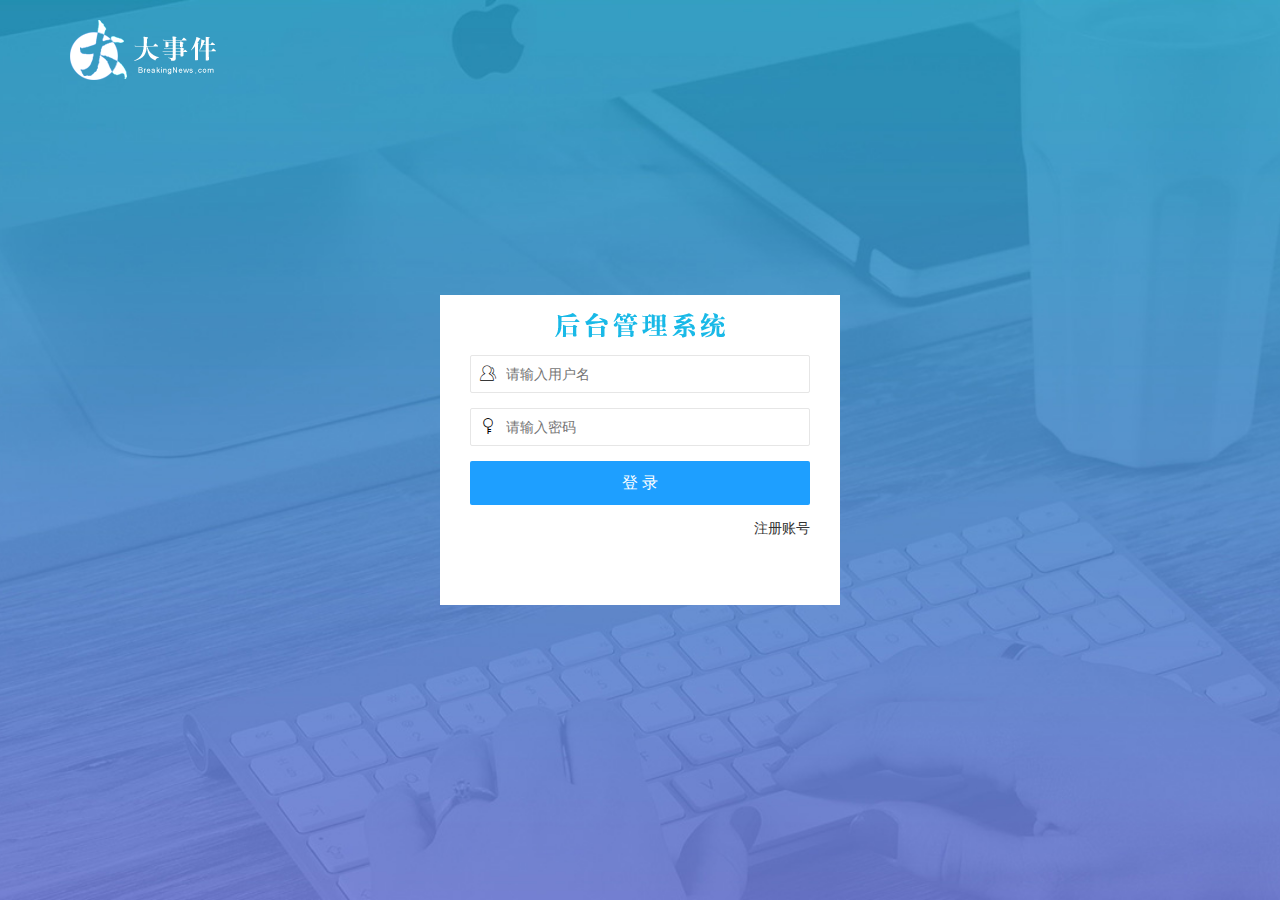
<file: home/index.html>
<!DOCTYPE html>
<html>

<head>
  <meta charset="utf-8">
  <meta name="viewport" content="width=device-width, initial-scale=1, maximum-scale=1">
  <title>大事件后台页面 - Layui</title>
  <script>
    // 在一开始校验，是否有token，没有直接问跳转登录页，解决使用地址登后台的闪屏问题
    let token = localStorage.getItem("token")
    if (!token) {
      location.href = "login.html"
    }
  </script>
  <link rel="stylesheet" href="/assets/lib/layui/css/layui.css">
  <link rel="stylesheet" href="/assets/css/index.css">
  <link rel="stylesheet" href="/assets/fonts/iconfont.css">
</head>

<body class="layui-layout-body">
  <div class="layui-layout layui-layout-admin">
    <div class="layui-header">
      <div class="layui-logo"><img src="/assets/images/logo.png" alt=""></div>
      <!-- 头部区域（可配合layui已有的水平导航） -->
      <ul class="layui-nav layui-layout-right">
        <li class="layui-nav-item">
          <a href="javascript:;" class="user-info">
            <img src="http://t.cn/RCzsdCq" class="layui-nav-img">
            <span class="text-avatar">A</span>
            个人中心
          </a>
          <dl class="layui-nav-child">
            <dd><a href="/user/user-info.html" target="laybody">基本资料</a></dd>
            <dd><a href="/user/user-avatr.html" target="laybody">更换头像</a></dd>
            <dd><a href="/user/user-pwd.html" target="laybody">重置密码</a></dd>
          </dl>
        </li>
        <li class="layui-nav-item"><a href="javascript:;" id="closeBtn"><span class="iconfont icon-tuichu"></span>退出</a>
        </li>
      </ul>
    </div>

    <div class="layui-side layui-bg-black">
      <div class="layui-side-scroll">
        <div class="user-info">
          <img src="http://t.cn/RCzsdCq" class="layui-nav-img">
          <span class="text-avatar">A</span>
          <span id="welcome">欢迎Xman</span>
        </div>
        <!-- 左侧导航区域（可配合layui已有的垂直导航） -->
        <ul class="layui-nav layui-nav-tree " lay-shrink=all lay-filter="test">
          <li class="layui-nav-item  layui-this"><a href="dashboard.html" target="laybody"><span
                class="iconfont icon-home"></span>首页</a></li>
          <li class="layui-nav-item ">
            <a class="" href="javascript:;"><span class="iconfont icon-16"></span>文章管理</a>
            <dl class="layui-nav-child">
              <dd><a href="javascript:;"><i class="layui-icon layui-icon-app"></i>文章类别</a></dd>
              <dd><a href="javascript:;"><i class="layui-icon layui-icon-app"></i>文章列表</a></dd>
              <dd><a href="javascript:;"><i class="layui-icon layui-icon-app"></i>发布中心</a></dd>
            </dl>
          </li>
          <li class="layui-nav-item">
            <a href="javascript:;"><span class="iconfont icon-user"></span>个人中心</a>
            <dl class="layui-nav-child">
              <dd><a href="/user/user-info.html" target="laybody"><i class="layui-icon layui-icon-app"></i>基本资料</a></dd>
              <dd><a href="javascript:;"><i class="layui-icon layui-icon-app"></i>更换头像</a></dd>
              <dd><a href="/user/user-pwd.html" target="laybody"><i class="layui-icon layui-icon-app"></i>重置密码</a></dd>
            </dl>
          </li>

        </ul>
      </div>
    </div>

    <div class="layui-body">
      <!-- 内容主体区域 -->
      <iframe src="/user/user-avatr.html" name="laybody" frameborder="0"></iframe>
    </div>

    <div class="layui-footer">
      <!-- 底部固定区域 -->
      © www.itheima.com - 黑马程序员
    </div>
  </div>
  <script src="/assets/lib/layui/layui.all.js"></script>
  <script src="/assets/lib/jquery.js"></script>
  <script src="/assets/js/ajaxBase.js"></script>
  <script src="/assets/js/index.js"></script>
  <script>
  </script>
</body>

</html>
</file>
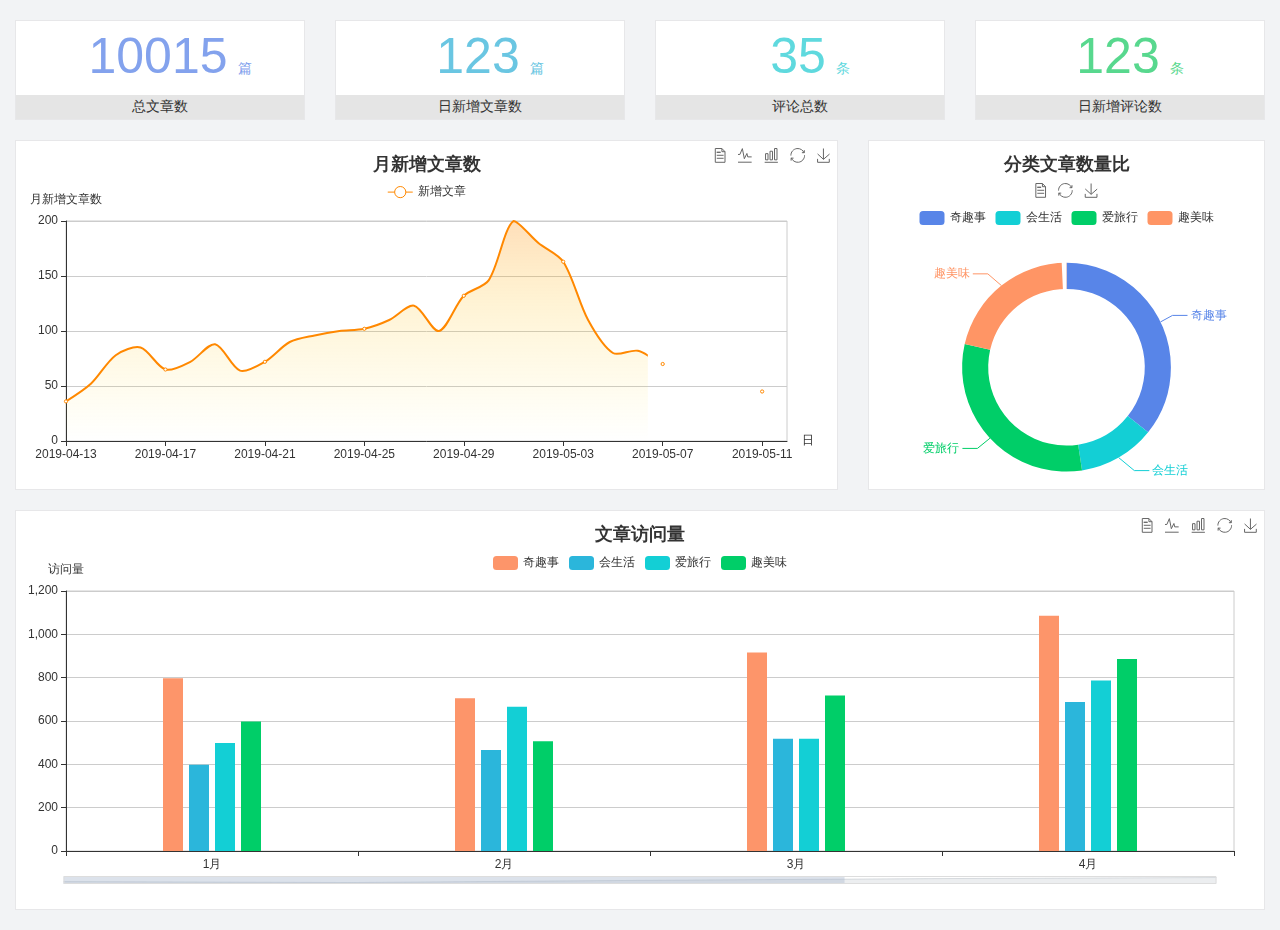
<file: home/dashboard.html>
<!DOCTYPE html>
<html lang="en">

<head>
  <meta charset="UTF-8">
  <meta name="viewport" content="width=device-width, initial-scale=1.0">
  <meta http-equiv="X-UA-Compatible" content="ie=edge">
  <title>图表统计</title>
  <link rel="stylesheet" href="../../assets/lib/bootstrap.css" />
  <link rel="stylesheet" href="../../assets/lib/main.css" />
  <script src="../../assets/lib/jquery.js"></script>
  <script type="text/javascript" src="../../assets/lib/echarts.min.js"></script>
</head>

<body>
  <div class="container-fluid">
    <div class="row spannel_list">
      <div class="col-sm-3 col-xs-6">
        <div class="spannel">
          <em>10015</em><span>篇</span>
          <b>总文章数</b>
        </div>
      </div>
      <div class="col-sm-3 col-xs-6">
        <div class="spannel scolor01">
          <em>123</em><span>篇</span>
          <b>日新增文章数</b>
        </div>
      </div>
      <div class="col-sm-3 col-xs-6">
        <div class="spannel scolor02">
          <em>35</em><span>条</span>
          <b>评论总数</b>
        </div>
      </div>
      <div class="col-sm-3 col-xs-6">
        <div class="spannel scolor03">
          <em>123</em><span>条</span>
          <b>日新增评论数</b>
        </div>
      </div>
    </div>
  </div>

  <div class="container-fluid">
    <div class="row curve-pie">
      <div class="col-lg-8 col-md-8">
        <div class="gragh_pannel" id="curve_show"></div>
      </div>
      <div class="col-lg-4 col-md-4">
        <div class="gragh_pannel" id="pie_show"></div>
      </div>
    </div>
  </div>

  <div class="container-fluid">
    <div class="column_pannel" id="column_show"></div>
  </div>

  <script>
    var oChart = echarts.init(document.getElementById('curve_show'));
    var aList_all = [
      { 'count': 36, 'date': '2019-04-13' },
      { 'count': 52, 'date': '2019-04-14' },
      { 'count': 78, 'date': '2019-04-15' },
      { 'count': 85, 'date': '2019-04-16' },
      { 'count': 65, 'date': '2019-04-17' },
      { 'count': 72, 'date': '2019-04-18' },
      { 'count': 88, 'date': '2019-04-19' },
      { 'count': 64, 'date': '2019-04-20' },
      { 'count': 72, 'date': '2019-04-21' },
      { 'count': 90, 'date': '2019-04-22' },
      { 'count': 96, 'date': '2019-04-23' },
      { 'count': 100, 'date': '2019-04-24' },
      { 'count': 102, 'date': '2019-04-25' },
      { 'count': 110, 'date': '2019-04-26' },
      { 'count': 123, 'date': '2019-04-27' },
      { 'count': 100, 'date': '2019-04-28' },
      { 'count': 132, 'date': '2019-04-29' },
      { 'count': 146, 'date': '2019-04-30' },
      { 'count': 200, 'date': '2019-05-01' },
      { 'count': 180, 'date': '2019-05-02' },
      { 'count': 163, 'date': '2019-05-03' },
      { 'count': 110, 'date': '2019-05-04' },
      { 'count': 80, 'date': '2019-05-05' },
      { 'count': 82, 'date': '2019-05-06' },
      { 'count': 70, 'date': '2019-05-07' },
      { 'count': 65, 'date': '2019-05-08' },
      { 'count': 54, 'date': '2019-05-09' },
      { 'count': 40, 'date': '2019-05-10' },
      { 'count': 45, 'date': '2019-05-11' },
      { 'count': 38, 'date': '2019-05-12' },
    ];

    let aCount = [];
    let aDate = [];

    for (var i = 0; i < aList_all.length; i++) {
      aCount.push(aList_all[i].count);
      aDate.push(aList_all[i].date);
    }

    var chartopt = {
      title: {
        text: '月新增文章数',
        left: 'center',
        top: '10'
      },
      tooltip: {
        trigger: 'axis'
      },
      legend: {
        data: ['新增文章'],
        top: '40'
      },
      toolbox: {
        show: true,
        feature: {
          mark: { show: true },
          dataView: { show: true, readOnly: false },
          magicType: { show: true, type: ['line', 'bar'] },
          restore: { show: true },
          saveAsImage: { show: true }
        }
      },
      calculable: true,
      xAxis: [
        {
          name: '日',
          type: 'category',
          boundaryGap: false,
          data: aDate
        }
      ],
      yAxis: [
        {
          name: '月新增文章数',
          type: 'value'
        }
      ],
      series: [
        {
          name: '新增文章',
          type: 'line',
          smooth: true,
          itemStyle: { normal: { areaStyle: { type: 'default' }, color: '#f80' }, lineStyle: { color: '#f80' } },
          data: aCount
        }],
      areaStyle: {
        normal: {
          color: new echarts.graphic.LinearGradient(0, 0, 0, 1, [{
            offset: 0,
            color: 'rgba(255,136,0,0.39)'
          }, {
            offset: .34,
            color: 'rgba(255,180,0,0.25)'
          }, {
            offset: 1,
            color: 'rgba(255,222,0,0.00)'
          }])

        }
      },
      grid: {
        show: true,
        x: 50,
        x2: 50,
        y: 80,
        height: 220
      }
    };

    oChart.setOption(chartopt);


    var oPie = echarts.init(document.getElementById('pie_show'));
    var oPieopt =
    {
      title: {
        top: 10,
        text: '分类文章数量比',
        x: 'center'
      },
      tooltip: {
        trigger: 'item',
        formatter: "{a} <br/>{b} : {c} ({d}%)"
      },
      color: ['#5885e8', '#13cfd5', '#00ce68', '#ff9565'],
      legend: {
        x: 'center',
        top: 65,
        data: ['奇趣事', '会生活', '爱旅行', '趣美味']
      },
      toolbox: {
        show: true,
        x: 'center',
        top: 35,
        feature: {
          mark: { show: true },
          dataView: { show: true, readOnly: false },
          magicType: {
            show: true,
            type: ['pie', 'funnel'],
            option: {
              funnel: {
                x: '25%',
                width: '50%',
                funnelAlign: 'left',
                max: 1548
              }
            }
          },
          restore: { show: true },
          saveAsImage: { show: true }
        }
      },
      calculable: true,
      series: [
        {
          name: '访问来源',
          type: 'pie',
          radius: ['45%', '60%'],
          center: ['50%', '65%'],
          data: [
            { value: 300, name: '奇趣事' },
            { value: 100, name: '会生活' },
            { value: 260, name: '爱旅行' },
            { value: 180, name: '趣美味' }
          ]
        }
      ]
    };
    oPie.setOption(oPieopt);



    var oColumn = this.echarts.init(document.getElementById('column_show'));
    var oColumnopt =
    {
      title: {
        text: '文章访问量',
        left: 'center',
        top: '10'
      },
      tooltip: {
        trigger: 'axis'
      },
      legend: {
        data: ['奇趣事', '会生活', '爱旅行', '趣美味'],
        top: '40'
      },
      toolbox: {
        show: true,
        feature: {
          mark: { show: true },
          dataView: { show: true, readOnly: false },
          magicType: { show: true, type: ['line', 'bar'] },
          restore: { show: true },
          saveAsImage: { show: true }
        }
      },
      calculable: true,
      xAxis: [
        {
          type: 'category',
          data: ['1月', '2月', '3月', '4月', '5月']
        }
      ],
      yAxis: [
        {
          name: '访问量',
          type: 'value'
        }
      ],
      series: [
        {
          name: '奇趣事',
          type: 'bar',
          barWidth: 20,
          itemStyle: {
            normal: { areaStyle: { type: 'default' }, color: '#fd956a' }
          },
          data: [800, 708, 920, 1090, 1200]
        },
        {
          name: '会生活',
          type: 'bar',
          barWidth: 20,
          itemStyle: {
            normal: { areaStyle: { type: 'default' }, color: '#2bb6db' }
          },
          data: [400, 468, 520, 690, 800]
        },
        {
          name: '爱旅行',
          type: 'bar',
          barWidth: 20,
          itemStyle: {
            normal: { areaStyle: { type: 'default' }, color: '#13cfd5' }
          },
          data: [500, 668, 520, 790, 900]
        },
        {
          name: '趣美味',
          type: 'bar',
          barWidth: 20,
          itemStyle: {
            normal: { areaStyle: { type: 'default' }, color: '#00ce68' }
          },
          data: [600, 508, 720, 890, 1000]
        }
      ],
      grid: {
        show: true,
        x: 50,
        x2: 30,
        y: 80,
        height: 260
      },
      dataZoom: [//给x轴设置滚动条
        {
          start: 0,//默认为0
          end: 100 - 1000 / 31,//默认为100
          type: 'slider',
          show: true,
          xAxisIndex: [0],
          handleSize: 0,//滑动条的 左右2个滑动条的大小
          height: 8,//组件高度
          left: 45, //左边的距离
          right: 50,//右边的距离
          bottom: 26,//右边的距离
          handleColor: '#ddd',//h滑动图标的颜色
          handleStyle: {
            borderColor: "#cacaca",
            borderWidth: "1",
            shadowBlur: 2,
            background: "#ddd",
            shadowColor: "#ddd",
          }
        }]
    };
    oColumn.setOption(oColumnopt);
  </script>
</body>

</html>
</file>
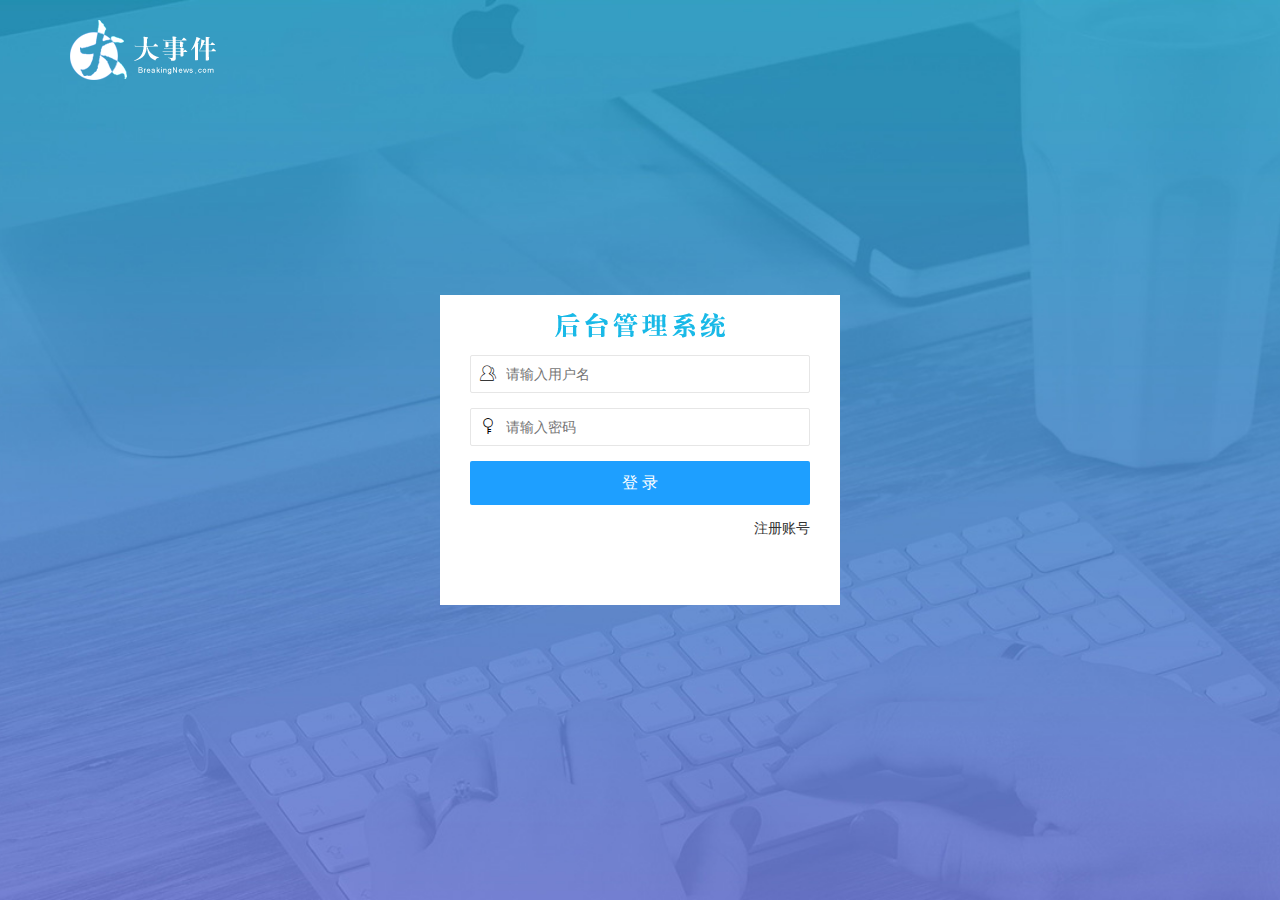
<file: home/login.html>
<!DOCTYPE html>
<html lang="en">

<head>
    <meta charset="UTF-8">
    <meta name="viewport" content="width=device-width, initial-scale=1.0">
    <title>大事件项目</title>
    <link rel="stylesheet" href="/assets/lib/layui/css/layui.css">
    <link rel="stylesheet" href="/assets/css/login.css">
</head>

<body>
    <!-- logo -->
    <div class="layui-main header">
        <img src="/assets/images/logo.png" alt="">
    </div>
    <!-- 登录和注册表单 -->
    <div class="formBox">
        <!-- 标题 -->
        <div class="title"></div>
        <!-- 登录 -->
        <div class="login">
            <form class="layui-form" id="loginForm">
                <div class="layui-form-item">
                    <i class="layui-icon layui-icon-user"></i>   
                    <input type="text" name="username" required lay-verify="required" placeholder="请输入用户名" autocomplete="off" class="layui-input">
                </div>
                <div class="layui-form-item">
                    <i class="layui-icon layui-icon-key"></i>   
                    <input type="password" name="password" required lay-verify="required|pass" placeholder="请输入密码"autocomplete="off" class="layui-input">
                </div>
                <div class="layui-form-item">
                    <button class="layui-btn layui-btn-lg layui-btn-normal  layui-btn-fluid " lay-submit lay-filter="formDemo">登 录</button>
                   
                </div>
                <a href="javascript:;" id="toregist">注册账号</a>
            </form>
        </div>
        <!-- 注册 -->
        <div class="regist">
            <form class="layui-form" id="registForm">
                <div class="layui-form-item">
                    <i class="layui-icon layui-icon-user"></i>   
                    <input type="text" name="username" required lay-verify="required" placeholder="请输入用户名" autocomplete="off" class="layui-input">
                </div>
                <div class="layui-form-item">
                    <i class="layui-icon layui-icon-key"></i>   
                    <input type="password" name="password" required lay-verify="required|pass" placeholder="请输入密码"autocomplete="off" class="layui-input">
                </div>
                <div class="layui-form-item">
                    <i class="layui-icon layui-icon-key"></i>   
                    <input type="password" name="repassword" required lay-verify="required|pass|repass" placeholder="请确认密码"autocomplete="off" class="layui-input">
                </div>
                <div class="layui-form-item">
                    <button class="layui-btn layui-btn-lg layui-btn-normal  layui-btn-fluid " lay-submit lay-filter="formDemo">注 册</button>
                </div>
                <a href="javascript:;" id="tologin">去登录</a>            
            </form>
        </div>
    </div>
    <script src="/assets/lib/jquery.js"></script>
    <script src="/assets/js/ajaxBase.js"></script>
    <script src="/assets/lib/layui/layui.all.js"></script>
    <script src="/assets/js/login.js"></script>
</body>

</html>
</file>
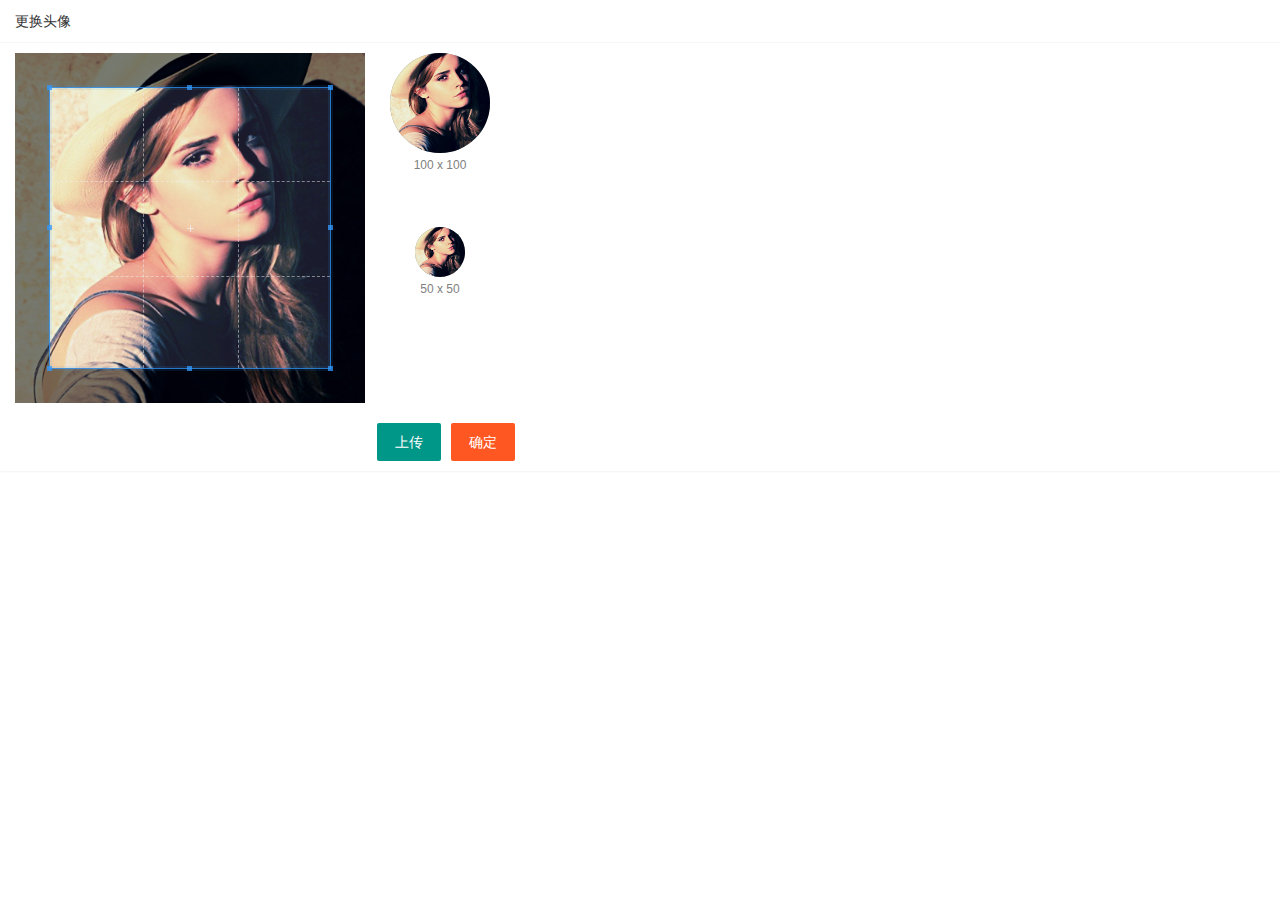
<file: user/user-avatr.html>
<!DOCTYPE html>
<html lang="en">

<head>
    <meta charset="UTF-8">
    <meta name="viewport" content="width=device-width, initial-scale=1.0">
    <title>Document</title>
    <link rel="stylesheet" href="/assets/lib/layui/css/layui.css">
    <link rel="stylesheet" href="/assets/lib/cropper/cropper.css" />
    <link rel="stylesheet" href="/assets/css/user-avatr.css">
</head>

<body>
    <div class="layui-card">
        <div class="layui-card-header">更换头像</div>
        <div class="layui-card-body">
          <!-- 第一行的图片裁剪和预览区域 -->
          <div class="row1">
            <!-- 图片裁剪区域 -->
            <div class="cropper-box">
              <!-- 这个 img 标签很重要，将来会把它初始化为裁剪区域 -->
              <img id="image" src="/assets/images/sample.jpg" />
            </div>
            <!-- 图片的预览区域 -->
            <div class="preview-box">
              <div>
                <!-- 宽高为 100px 的预览区域 -->
                <div class="img-preview w100"></div>
                <p class="size">100 x 100</p>
              </div>
              <div>
                <!-- 宽高为 50px 的预览区域 -->
                <div class="img-preview w50"></div>
                <p class="size">50 x 50</p>
              </div>
            </div>
          </div>
    
          <!-- 第二行的按钮区域 -->
          <div class="row2">
              <!-- 在页面中放入一个文本域input，并隐藏 -->
            <!-- accept 控制用户可以选择哪些类型的文件 -->
            <input type="file" accept="image/*" id="file" class="layui-hide">

            <button type="button" class="layui-btn" id="uploadBtn">上传</button>
            <button type="button" class="layui-btn layui-btn-danger" id="sureBtn">确定</button>
          </div>
        </div>
      </div>

    <script src="/assets/lib/jquery.js"></script>
    <script src="/assets/lib/cropper/Cropper.js"></script>
    <script src="/assets/lib/cropper/jquery-cropper.js"></script>
    <script src="/assets/lib/layui/layui.all.js"></script>
    <script src="/assets/js/ajaxBase.js"></script>
    <script src="/assets/js/user-avatr.js"></script>
</body>

</html>
</file>
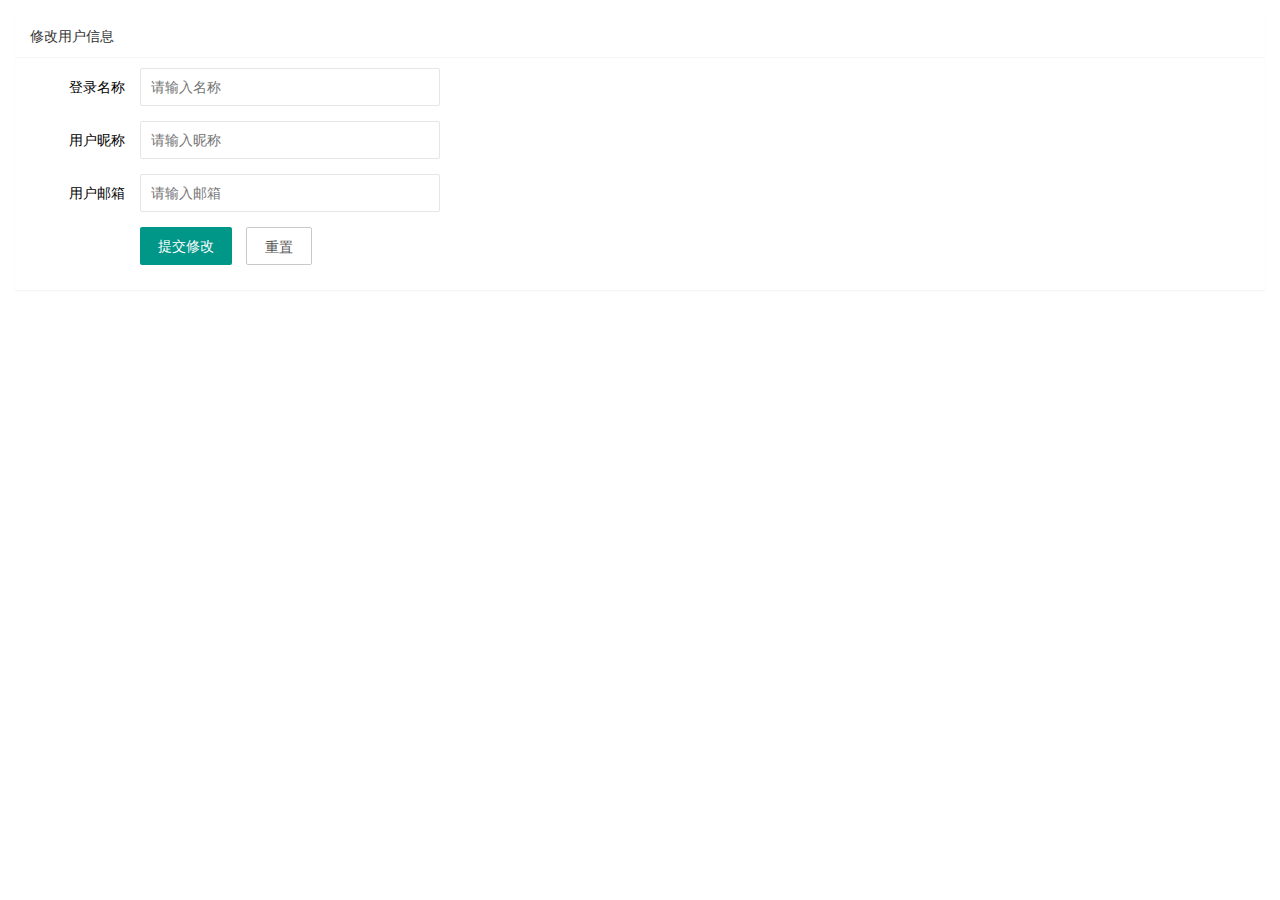
<file: user/user-info.html>
<!DOCTYPE html>
<html lang="en">

<head>
    <meta charset="UTF-8">
    <meta name="viewport" content="width=device-width, initial-scale=1.0">
    <title>用户信息</title>
    <link rel="stylesheet" href="/assets/lib/layui/css/layui.css">
    <link rel="stylesheet" href="/assets/css/user-info.css">
</head>

<body>
    <div class="layui-card">
        <div class="layui-card-header">修改用户信息</div>
        <div class="layui-card-body">
            <form class="layui-form" lay-filter="userform" id="user-form">
                <!-- id 为了在发送ajax请求的时候能够获取到id值，在此加上一个input栏，并且使用layui-hide属性隐藏-->
                <div class="layui-form-item layui-hide" >
                    <label class="layui-form-label">id</label>
                    <div class="layui-input-block">
                        <input type="text" name="id" required lay-verify="required" placeholder="请输入名称"
                            autocomplete="off" class="layui-input" readonly>
                    </div>
                </div>


                <div class="layui-form-item">
                    <label class="layui-form-label">登录名称</label>
                    <div class="layui-input-block">
                        <input type="text" name="username" required lay-verify="required" placeholder="请输入名称"
                            autocomplete="off" class="layui-input" readonly>
                    </div>
                </div>
                <div class="layui-form-item">
                    <label class="layui-form-label">用户昵称</label>
                    <div class="layui-input-block">
                        <input type="text" name="nickname" required lay-verify="required|nickname" placeholder="请输入昵称"
                            autocomplete="off" class="layui-input">
                    </div>
                </div>
                <div class="layui-form-item">
                    <label class="layui-form-label">用户邮箱</label>
                    <div class="layui-input-block">
                        <input type="email" name="email" required lay-verify="required|email" placeholder="请输入邮箱"
                            autocomplete="off" class="layui-input">
                    </div>
                </div>
                <div class="layui-form-item">
                    <div class="layui-input-block">
                        <button class="layui-btn" lay-submit lay-filter="formDemo" id="changesubmit">提交修改</button>
                        <button type="reset" class="layui-btn layui-btn-primary" id="resetBtn">重置</button>
                    </div>
                </div>
            </form>
        </div>
    </div>
    <script src="/assets/lib/layui/layui.all.js"></script>
    <script src="/assets/lib/jquery.js"></script>
    <script src="/assets/js/ajaxBase.js"></script>
    <script src="/assets/js/user-info.js"></script>
</body>

</html>
</file>
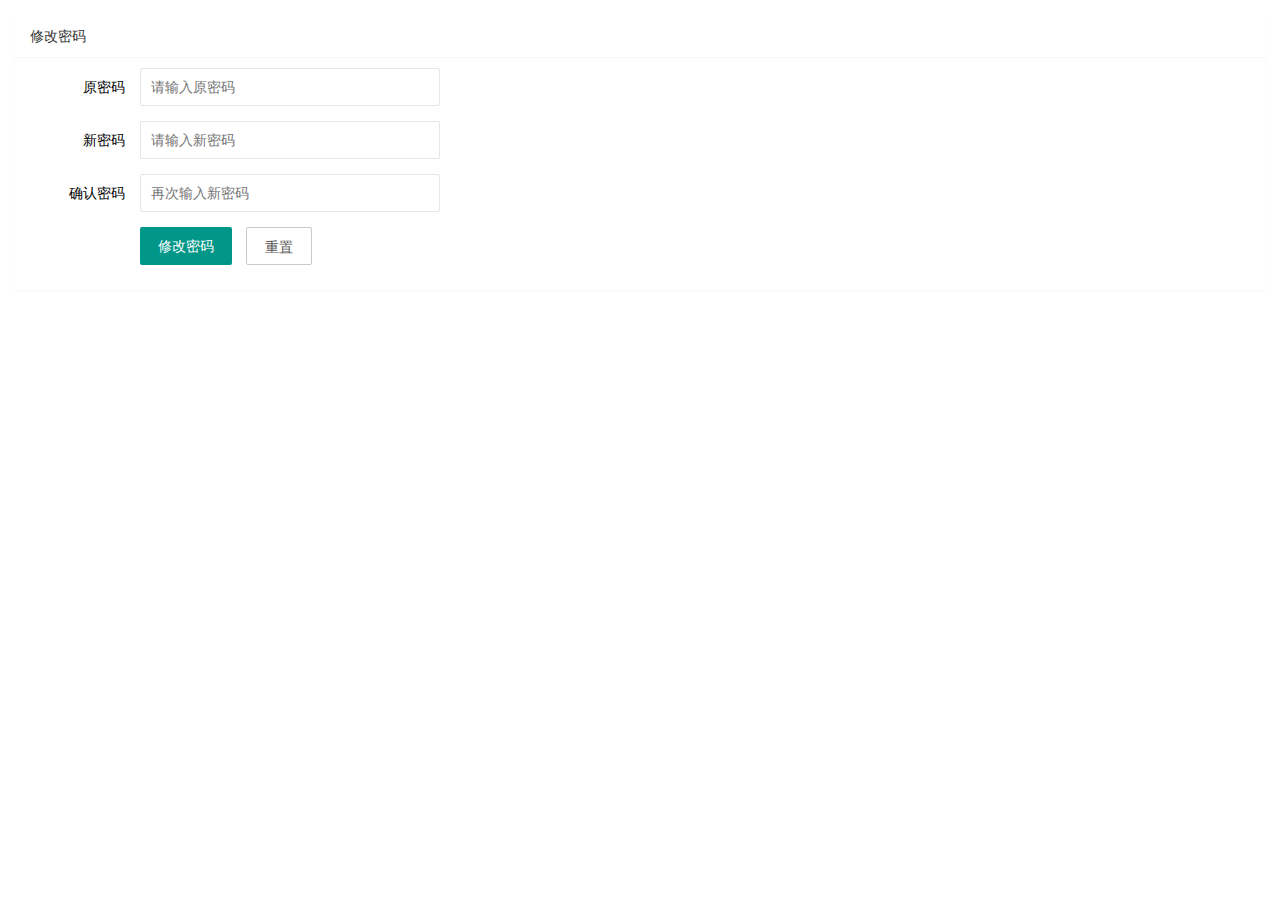
<file: user/user-pwd.html>
<!DOCTYPE html>
<html lang="en">
<head>
    <meta charset="UTF-8">
    <meta name="viewport" content="width=device-width, initial-scale=1.0">
    <title>修改密码</title>
    <link rel="stylesheet" href="/assets/lib/layui/css/layui.css">
    <link rel="stylesheet" href="/assets/css/user-pwd.css">

</head>
<body>
    <div class="layui-card">
        <div class="layui-card-header">修改密码</div>
        <div class="layui-card-body">
            <form class="layui-form" lay-filter="userform" id="pwdform">
                <div class="layui-form-item">
                    <label class="layui-form-label">原密码</label>
                    <div class="layui-input-block">
                        <input type="password" name="oldPwd" required lay-verify="required|pass" placeholder="请输入原密码"
                            autocomplete="off" class="layui-input" >
                    </div>
                </div>
                <div class="layui-form-item">
                    <label class="layui-form-label">新密码</label>
                    <div class="layui-input-block">
                        <input type="password" name="newPwd" required lay-verify="required|pass|newpwd" placeholder="请输入新密码"
                            autocomplete="off" class="layui-input">
                    </div>
                </div>
                <div class="layui-form-item">
                    <label class="layui-form-label">确认密码</label>
                    <div class="layui-input-block">
                        <input type="password" name="rePwd" required lay-verify="required|pass|samepwd" placeholder="再次输入新密码"
                            autocomplete="off" class="layui-input">
                    </div>
                </div>
                <div class="layui-form-item">
                    <div class="layui-input-block">
                        <button class="layui-btn" lay-submit lay-filter="formDemo" id="changesubmit">修改密码</button>
                        <button type="reset" class="layui-btn layui-btn-primary" id="resetBtn">重置</button>
                    </div>
                </div>
            </form>
        </div>
    </div>

<script src="/assets/lib/jquery.js"></script>
<script src="/assets/lib/layui/layui.all.js"></script>
<script src="/assets/js/ajaxBase.js"></script>
<script src="/assets/js/user-pwd.js"></script>


</body>
</html>
</file>
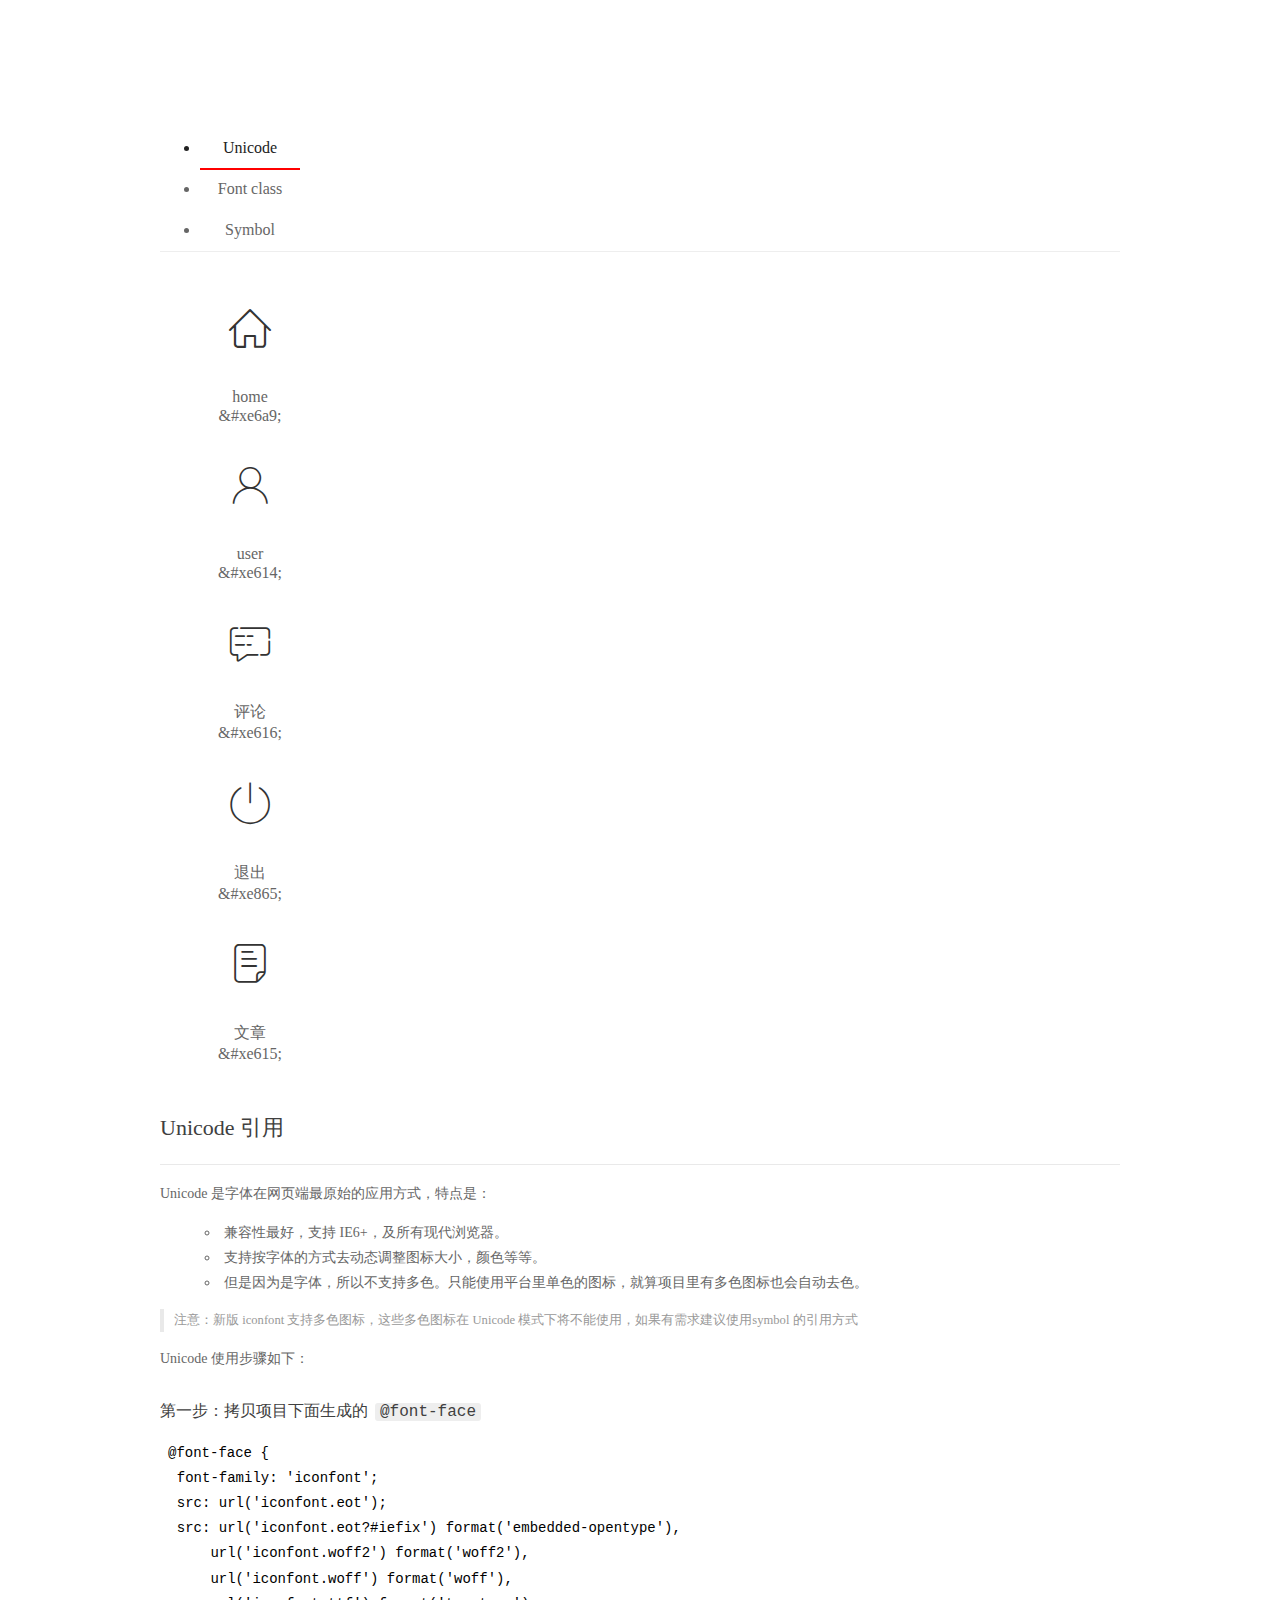
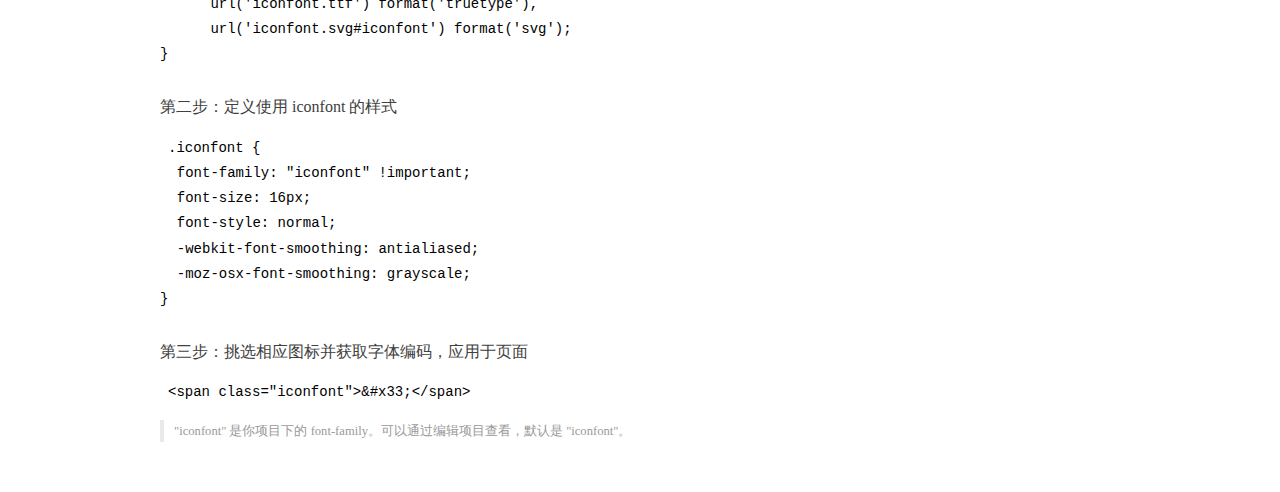
<file: assets/fonts/demo_index.html>
<!DOCTYPE html>
<html>
<head>
  <meta charset="utf-8"/>
  <title>IconFont Demo</title>
  <link rel="shortcut icon" href="https://gtms04.alicdn.com/tps/i4/TB1_oz6GVXXXXaFXpXXJDFnIXXX-64-64.ico" type="image/x-icon"/>
  <link rel="stylesheet" href="https://g.alicdn.com/thx/cube/1.3.2/cube.min.css">
  <link rel="stylesheet" href="demo.css">
  <link rel="stylesheet" href="iconfont.css">
  <script src="iconfont.js"></script>
  <!-- jQuery -->
  <script src="https://a1.alicdn.com/oss/uploads/2018/12/26/7bfddb60-08e8-11e9-9b04-53e73bb6408b.js"></script>
  <!-- 代码高亮 -->
  <script src="https://a1.alicdn.com/oss/uploads/2018/12/26/a3f714d0-08e6-11e9-8a15-ebf944d7534c.js"></script>
</head>
<body>
  <div class="main">
    <h1 class="logo"><a href="https://www.iconfont.cn/" title="iconfont 首页" target="_blank">&#xe86b;</a></h1>
    <div class="nav-tabs">
      <ul id="tabs" class="dib-box">
        <li class="dib active"><span>Unicode</span></li>
        <li class="dib"><span>Font class</span></li>
        <li class="dib"><span>Symbol</span></li>
      </ul>
      
    </div>
    <div class="tab-container">
      <div class="content unicode" style="display: block;">
          <ul class="icon_lists dib-box">
          
            <li class="dib">
              <span class="icon iconfont">&#xe6a9;</span>
                <div class="name">home</div>
                <div class="code-name">&amp;#xe6a9;</div>
              </li>
          
            <li class="dib">
              <span class="icon iconfont">&#xe614;</span>
                <div class="name">user</div>
                <div class="code-name">&amp;#xe614;</div>
              </li>
          
            <li class="dib">
              <span class="icon iconfont">&#xe616;</span>
                <div class="name">评论</div>
                <div class="code-name">&amp;#xe616;</div>
              </li>
          
            <li class="dib">
              <span class="icon iconfont">&#xe865;</span>
                <div class="name">退出</div>
                <div class="code-name">&amp;#xe865;</div>
              </li>
          
            <li class="dib">
              <span class="icon iconfont">&#xe615;</span>
                <div class="name">文章</div>
                <div class="code-name">&amp;#xe615;</div>
              </li>
          
          </ul>
          <div class="article markdown">
          <h2 id="unicode-">Unicode 引用</h2>
          <hr>

          <p>Unicode 是字体在网页端最原始的应用方式，特点是：</p>
          <ul>
            <li>兼容性最好，支持 IE6+，及所有现代浏览器。</li>
            <li>支持按字体的方式去动态调整图标大小，颜色等等。</li>
            <li>但是因为是字体，所以不支持多色。只能使用平台里单色的图标，就算项目里有多色图标也会自动去色。</li>
          </ul>
          <blockquote>
            <p>注意：新版 iconfont 支持多色图标，这些多色图标在 Unicode 模式下将不能使用，如果有需求建议使用symbol 的引用方式</p>
          </blockquote>
          <p>Unicode 使用步骤如下：</p>
          <h3 id="-font-face">第一步：拷贝项目下面生成的 <code>@font-face</code></h3>
<pre><code class="language-css"
>@font-face {
  font-family: 'iconfont';
  src: url('iconfont.eot');
  src: url('iconfont.eot?#iefix') format('embedded-opentype'),
      url('iconfont.woff2') format('woff2'),
      url('iconfont.woff') format('woff'),
      url('iconfont.ttf') format('truetype'),
      url('iconfont.svg#iconfont') format('svg');
}
</code></pre>
          <h3 id="-iconfont-">第二步：定义使用 iconfont 的样式</h3>
<pre><code class="language-css"
>.iconfont {
  font-family: "iconfont" !important;
  font-size: 16px;
  font-style: normal;
  -webkit-font-smoothing: antialiased;
  -moz-osx-font-smoothing: grayscale;
}
</code></pre>
          <h3 id="-">第三步：挑选相应图标并获取字体编码，应用于页面</h3>
<pre>
<code class="language-html"
>&lt;span class="iconfont"&gt;&amp;#x33;&lt;/span&gt;
</code></pre>
          <blockquote>
            <p>"iconfont" 是你项目下的 font-family。可以通过编辑项目查看，默认是 "iconfont"。</p>
          </blockquote>
          </div>
      </div>
      <div class="content font-class">
        <ul class="icon_lists dib-box">
          
          <li class="dib">
            <span class="icon iconfont icon-home"></span>
            <div class="name">
              home
            </div>
            <div class="code-name">.icon-home
            </div>
          </li>
          
          <li class="dib">
            <span class="icon iconfont icon-user"></span>
            <div class="name">
              user
            </div>
            <div class="code-name">.icon-user
            </div>
          </li>
          
          <li class="dib">
            <span class="icon iconfont icon-pinglun"></span>
            <div class="name">
              评论
            </div>
            <div class="code-name">.icon-pinglun
            </div>
          </li>
          
          <li class="dib">
            <span class="icon iconfont icon-tuichu"></span>
            <div class="name">
              退出
            </div>
            <div class="code-name">.icon-tuichu
            </div>
          </li>
          
          <li class="dib">
            <span class="icon iconfont icon-16"></span>
            <div class="name">
              文章
            </div>
            <div class="code-name">.icon-16
            </div>
          </li>
          
        </ul>
        <div class="article markdown">
        <h2 id="font-class-">font-class 引用</h2>
        <hr>

        <p>font-class 是 Unicode 使用方式的一种变种，主要是解决 Unicode 书写不直观，语意不明确的问题。</p>
        <p>与 Unicode 使用方式相比，具有如下特点：</p>
        <ul>
          <li>兼容性良好，支持 IE8+，及所有现代浏览器。</li>
          <li>相比于 Unicode 语意明确，书写更直观。可以很容易分辨这个 icon 是什么。</li>
          <li>因为使用 class 来定义图标，所以当要替换图标时，只需要修改 class 里面的 Unicode 引用。</li>
          <li>不过因为本质上还是使用的字体，所以多色图标还是不支持的。</li>
        </ul>
        <p>使用步骤如下：</p>
        <h3 id="-fontclass-">第一步：引入项目下面生成的 fontclass 代码：</h3>
<pre><code class="language-html">&lt;link rel="stylesheet" href="./iconfont.css"&gt;
</code></pre>
        <h3 id="-">第二步：挑选相应图标并获取类名，应用于页面：</h3>
<pre><code class="language-html">&lt;span class="iconfont icon-xxx"&gt;&lt;/span&gt;
</code></pre>
        <blockquote>
          <p>"
            iconfont" 是你项目下的 font-family。可以通过编辑项目查看，默认是 "iconfont"。</p>
        </blockquote>
      </div>
      </div>
      <div class="content symbol">
          <ul class="icon_lists dib-box">
          
            <li class="dib">
                <svg class="icon svg-icon" aria-hidden="true">
                  <use xlink:href="#icon-home"></use>
                </svg>
                <div class="name">home</div>
                <div class="code-name">#icon-home</div>
            </li>
          
            <li class="dib">
                <svg class="icon svg-icon" aria-hidden="true">
                  <use xlink:href="#icon-user"></use>
                </svg>
                <div class="name">user</div>
                <div class="code-name">#icon-user</div>
            </li>
          
            <li class="dib">
                <svg class="icon svg-icon" aria-hidden="true">
                  <use xlink:href="#icon-pinglun"></use>
                </svg>
                <div class="name">评论</div>
                <div class="code-name">#icon-pinglun</div>
            </li>
          
            <li class="dib">
                <svg class="icon svg-icon" aria-hidden="true">
                  <use xlink:href="#icon-tuichu"></use>
                </svg>
                <div class="name">退出</div>
                <div class="code-name">#icon-tuichu</div>
            </li>
          
            <li class="dib">
                <svg class="icon svg-icon" aria-hidden="true">
                  <use xlink:href="#icon-16"></use>
                </svg>
                <div class="name">文章</div>
                <div class="code-name">#icon-16</div>
            </li>
          
          </ul>
          <div class="article markdown">
          <h2 id="symbol-">Symbol 引用</h2>
          <hr>

          <p>这是一种全新的使用方式，应该说这才是未来的主流，也是平台目前推荐的用法。相关介绍可以参考这篇<a href="">文章</a>
            这种用法其实是做了一个 SVG 的集合，与另外两种相比具有如下特点：</p>
          <ul>
            <li>支持多色图标了，不再受单色限制。</li>
            <li>通过一些技巧，支持像字体那样，通过 <code>font-size</code>, <code>color</code> 来调整样式。</li>
            <li>兼容性较差，支持 IE9+，及现代浏览器。</li>
            <li>浏览器渲染 SVG 的性能一般，还不如 png。</li>
          </ul>
          <p>使用步骤如下：</p>
          <h3 id="-symbol-">第一步：引入项目下面生成的 symbol 代码：</h3>
<pre><code class="language-html">&lt;script src="./iconfont.js"&gt;&lt;/script&gt;
</code></pre>
          <h3 id="-css-">第二步：加入通用 CSS 代码（引入一次就行）：</h3>
<pre><code class="language-html">&lt;style&gt;
.icon {
  width: 1em;
  height: 1em;
  vertical-align: -0.15em;
  fill: currentColor;
  overflow: hidden;
}
&lt;/style&gt;
</code></pre>
          <h3 id="-">第三步：挑选相应图标并获取类名，应用于页面：</h3>
<pre><code class="language-html">&lt;svg class="icon" aria-hidden="true"&gt;
  &lt;use xlink:href="#icon-xxx"&gt;&lt;/use&gt;
&lt;/svg&gt;
</code></pre>
          </div>
      </div>

    </div>
  </div>
  <script>
  $(document).ready(function () {
      $('.tab-container .content:first').show()

      $('#tabs li').click(function (e) {
        var tabContent = $('.tab-container .content')
        var index = $(this).index()

        if ($(this).hasClass('active')) {
          return
        } else {
          $('#tabs li').removeClass('active')
          $(this).addClass('active')

          tabContent.hide().eq(index).fadeIn()
        }
      })
    })
  </script>
</body>
</html>
</file>
<file: assets/lib/layui/css/layui.css>
/** layui-v2.5.6 MIT License By https://www.layui.com */
 .layui-inline,img{display:inline-block;vertical-align:middle}h1,h2,h3,h4,h5,h6{font-weight:400}.layui-edge,.layui-header,.layui-inline,.layui-main{position:relative}.layui-body,.layui-edge,.layui-elip{overflow:hidden}.layui-btn,.layui-edge,.layui-inline,img{vertical-align:middle}.layui-btn,.layui-disabled,.layui-icon,.layui-unselect{-moz-user-select:none;-webkit-user-select:none;-ms-user-select:none}.layui-elip,.layui-form-checkbox span,.layui-form-pane .layui-form-label{text-overflow:ellipsis;white-space:nowrap}.layui-breadcrumb,.layui-tree-btnGroup{visibility:hidden}blockquote,body,button,dd,div,dl,dt,form,h1,h2,h3,h4,h5,h6,input,li,ol,p,pre,td,textarea,th,ul{margin:0;padding:0;-webkit-tap-highlight-color:rgba(0,0,0,0)}a:active,a:hover{outline:0}img{border:none}li{list-style:none}table{border-collapse:collapse;border-spacing:0}h4,h5,h6{font-size:100%}button,input,optgroup,option,select,textarea{font-family:inherit;font-size:inherit;font-style:inherit;font-weight:inherit;outline:0}pre{white-space:pre-wrap;white-space:-moz-pre-wrap;white-space:-pre-wrap;white-space:-o-pre-wrap;word-wrap:break-word}body{line-height:24px;font:14px Helvetica Neue,Helvetica,PingFang SC,Tahoma,Arial,sans-serif}hr{height:1px;margin:10px 0;border:0;clear:both}a{color:#333;text-decoration:none}a:hover{color:#777}a cite{font-style:normal;*cursor:pointer}.layui-border-box,.layui-border-box *{box-sizing:border-box}.layui-box,.layui-box *{box-sizing:content-box}.layui-clear{clear:both;*zoom:1}.layui-clear:after{content:'\20';clear:both;*zoom:1;display:block;height:0}.layui-inline{*display:inline;*zoom:1}.layui-edge{display:inline-block;width:0;height:0;border-width:6px;border-style:dashed;border-color:transparent}.layui-edge-top{top:-4px;border-bottom-color:#999;border-bottom-style:solid}.layui-edge-right{border-left-color:#999;border-left-style:solid}.layui-edge-bottom{top:2px;border-top-color:#999;border-top-style:solid}.layui-edge-left{border-right-color:#999;border-right-style:solid}.layui-disabled,.layui-disabled:hover{color:#d2d2d2!important;cursor:not-allowed!important}.layui-circle{border-radius:100%}.layui-show{display:block!important}.layui-hide{display:none!important}@font-face{font-family:layui-icon;src:url(../font/iconfont.eot?v=256);src:url(../font/iconfont.eot?v=256#iefix) format('embedded-opentype'),url(../font/iconfont.woff2?v=256) format('woff2'),url(../font/iconfont.woff?v=256) format('woff'),url(../font/iconfont.ttf?v=256) format('truetype'),url(../font/iconfont.svg?v=256#layui-icon) format('svg')}.layui-icon{font-family:layui-icon!important;font-size:16px;font-style:normal;-webkit-font-smoothing:antialiased;-moz-osx-font-smoothing:grayscale}.layui-icon-reply-fill:before{content:"\e611"}.layui-icon-set-fill:before{content:"\e614"}.layui-icon-menu-fill:before{content:"\e60f"}.layui-icon-search:before{content:"\e615"}.layui-icon-share:before{content:"\e641"}.layui-icon-set-sm:before{content:"\e620"}.layui-icon-engine:before{content:"\e628"}.layui-icon-close:before{content:"\1006"}.layui-icon-close-fill:before{content:"\1007"}.layui-icon-chart-screen:before{content:"\e629"}.layui-icon-star:before{content:"\e600"}.layui-icon-circle-dot:before{content:"\e617"}.layui-icon-chat:before{content:"\e606"}.layui-icon-release:before{content:"\e609"}.layui-icon-list:before{content:"\e60a"}.layui-icon-chart:before{content:"\e62c"}.layui-icon-ok-circle:before{content:"\1005"}.layui-icon-layim-theme:before{content:"\e61b"}.layui-icon-table:before{content:"\e62d"}.layui-icon-right:before{content:"\e602"}.layui-icon-left:before{content:"\e603"}.layui-icon-cart-simple:before{content:"\e698"}.layui-icon-face-cry:before{content:"\e69c"}.layui-icon-face-smile:before{content:"\e6af"}.layui-icon-survey:before{content:"\e6b2"}.layui-icon-tree:before{content:"\e62e"}.layui-icon-ie:before{content:"\e7bb"}.layui-icon-upload-circle:before{content:"\e62f"}.layui-icon-add-circle:before{content:"\e61f"}.layui-icon-download-circle:before{content:"\e601"}.layui-icon-templeate-1:before{content:"\e630"}.layui-icon-util:before{content:"\e631"}.layui-icon-face-surprised:before{content:"\e664"}.layui-icon-edit:before{content:"\e642"}.layui-icon-speaker:before{content:"\e645"}.layui-icon-down:before{content:"\e61a"}.layui-icon-file:before{content:"\e621"}.layui-icon-layouts:before{content:"\e632"}.layui-icon-rate-half:before{content:"\e6c9"}.layui-icon-add-circle-fine:before{content:"\e608"}.layui-icon-prev-circle:before{content:"\e633"}.layui-icon-read:before{content:"\e705"}.layui-icon-404:before{content:"\e61c"}.layui-icon-carousel:before{content:"\e634"}.layui-icon-help:before{content:"\e607"}.layui-icon-code-circle:before{content:"\e635"}.layui-icon-windows:before{content:"\e67f"}.layui-icon-water:before{content:"\e636"}.layui-icon-username:before{content:"\e66f"}.layui-icon-find-fill:before{content:"\e670"}.layui-icon-about:before{content:"\e60b"}.layui-icon-location:before{content:"\e715"}.layui-icon-up:before{content:"\e619"}.layui-icon-pause:before{content:"\e651"}.layui-icon-date:before{content:"\e637"}.layui-icon-layim-uploadfile:before{content:"\e61d"}.layui-icon-delete:before{content:"\e640"}.layui-icon-play:before{content:"\e652"}.layui-icon-top:before{content:"\e604"}.layui-icon-firefox:before{content:"\e686"}.layui-icon-friends:before{content:"\e612"}.layui-icon-refresh-3:before{content:"\e9aa"}.layui-icon-ok:before{content:"\e605"}.layui-icon-layer:before{content:"\e638"}.layui-icon-face-smile-fine:before{content:"\e60c"}.layui-icon-dollar:before{content:"\e659"}.layui-icon-group:before{content:"\e613"}.layui-icon-layim-download:before{content:"\e61e"}.layui-icon-picture-fine:before{content:"\e60d"}.layui-icon-link:before{content:"\e64c"}.layui-icon-diamond:before{content:"\e735"}.layui-icon-log:before{content:"\e60e"}.layui-icon-key:before{content:"\e683"}.layui-icon-rate-solid:before{content:"\e67a"}.layui-icon-fonts-del:before{content:"\e64f"}.layui-icon-unlink:before{content:"\e64d"}.layui-icon-fonts-clear:before{content:"\e639"}.layui-icon-triangle-r:before{content:"\e623"}.layui-icon-circle:before{content:"\e63f"}.layui-icon-radio:before{content:"\e643"}.layui-icon-align-center:before{content:"\e647"}.layui-icon-align-right:before{content:"\e648"}.layui-icon-align-left:before{content:"\e649"}.layui-icon-loading-1:before{content:"\e63e"}.layui-icon-return:before{content:"\e65c"}.layui-icon-fonts-strong:before{content:"\e62b"}.layui-icon-upload:before{content:"\e67c"}.layui-icon-dialogue:before{content:"\e63a"}.layui-icon-video:before{content:"\e6ed"}.layui-icon-headset:before{content:"\e6fc"}.layui-icon-cellphone-fine:before{content:"\e63b"}.layui-icon-add-1:before{content:"\e654"}.layui-icon-face-smile-b:before{content:"\e650"}.layui-icon-fonts-html:before{content:"\e64b"}.layui-icon-screen-full:before{content:"\e622"}.layui-icon-form:before{content:"\e63c"}.layui-icon-cart:before{content:"\e657"}.layui-icon-camera-fill:before{content:"\e65d"}.layui-icon-tabs:before{content:"\e62a"}.layui-icon-heart-fill:before{content:"\e68f"}.layui-icon-fonts-code:before{content:"\e64e"}.layui-icon-ios:before{content:"\e680"}.layui-icon-at:before{content:"\e687"}.layui-icon-fire:before{content:"\e756"}.layui-icon-set:before{content:"\e716"}.layui-icon-fonts-u:before{content:"\e646"}.layui-icon-triangle-d:before{content:"\e625"}.layui-icon-tips:before{content:"\e702"}.layui-icon-picture:before{content:"\e64a"}.layui-icon-more-vertical:before{content:"\e671"}.layui-icon-bluetooth:before{content:"\e689"}.layui-icon-flag:before{content:"\e66c"}.layui-icon-loading:before{content:"\e63d"}.layui-icon-fonts-i:before{content:"\e644"}.layui-icon-refresh-1:before{content:"\e666"}.layui-icon-rmb:before{content:"\e65e"}.layui-icon-addition:before{content:"\e624"}.layui-icon-home:before{content:"\e68e"}.layui-icon-time:before{content:"\e68d"}.layui-icon-user:before{content:"\e770"}.layui-icon-notice:before{content:"\e667"}.layui-icon-chrome:before{content:"\e68a"}.layui-icon-edge:before{content:"\e68b"}.layui-icon-login-weibo:before{content:"\e675"}.layui-icon-voice:before{content:"\e688"}.layui-icon-upload-drag:before{content:"\e681"}.layui-icon-login-qq:before{content:"\e676"}.layui-icon-snowflake:before{content:"\e6b1"}.layui-icon-heart:before{content:"\e68c"}.layui-icon-logout:before{content:"\e682"}.layui-icon-file-b:before{content:"\e655"}.layui-icon-template:before{content:"\e663"}.layui-icon-transfer:before{content:"\e691"}.layui-icon-auz:before{content:"\e672"}.layui-icon-console:before{content:"\e665"}.layui-icon-app:before{content:"\e653"}.layui-icon-prev:before{content:"\e65a"}.layui-icon-website:before{content:"\e7ae"}.layui-icon-next:before{content:"\e65b"}.layui-icon-component:before{content:"\e857"}.layui-icon-android:before{content:"\e684"}.layui-icon-more:before{content:"\e65f"}.layui-icon-login-wechat:before{content:"\e677"}.layui-icon-shrink-right:before{content:"\e668"}.layui-icon-spread-left:before{content:"\e66b"}.layui-icon-camera:before{content:"\e660"}.layui-icon-note:before{content:"\e66e"}.layui-icon-refresh:before{content:"\e669"}.layui-icon-female:before{content:"\e661"}.layui-icon-male:before{content:"\e662"}.layui-icon-screen-restore:before{content:"\e758"}.layui-icon-password:before{content:"\e673"}.layui-icon-senior:before{content:"\e674"}.layui-icon-theme:before{content:"\e66a"}.layui-icon-tread:before{content:"\e6c5"}.layui-icon-praise:before{content:"\e6c6"}.layui-icon-star-fill:before{content:"\e658"}.layui-icon-rate:before{content:"\e67b"}.layui-icon-template-1:before{content:"\e656"}.layui-icon-vercode:before{content:"\e679"}.layui-icon-service:before{content:"\e626"}.layui-icon-cellphone:before{content:"\e678"}.layui-icon-print:before{content:"\e66d"}.layui-icon-cols:before{content:"\e610"}.layui-icon-wifi:before{content:"\e7e0"}.layui-icon-export:before{content:"\e67d"}.layui-icon-rss:before{content:"\e808"}.layui-icon-slider:before{content:"\e714"}.layui-icon-email:before{content:"\e618"}.layui-icon-subtraction:before{content:"\e67e"}.layui-icon-mike:before{content:"\e6dc"}.layui-icon-light:before{content:"\e748"}.layui-icon-gift:before{content:"\e627"}.layui-icon-mute:before{content:"\e685"}.layui-icon-reduce-circle:before{content:"\e616"}.layui-icon-music:before{content:"\e690"}.layui-main{width:1140px;margin:0 auto}.layui-header{z-index:1000;height:60px}.layui-header a:hover{transition:all .5s;-webkit-transition:all .5s}.layui-side{position:fixed;left:0;top:0;bottom:0;z-index:999;width:200px;overflow-x:hidden}.layui-side-scroll{position:relative;width:220px;height:100%;overflow-x:hidden}.layui-body{position:absolute;left:200px;right:0;top:0;bottom:0;z-index:998;width:auto;overflow-y:auto;box-sizing:border-box}.layui-layout-body{overflow:hidden}.layui-layout-admin .layui-header{background-color:#23262E}.layui-layout-admin .layui-side{top:60px;width:200px;overflow-x:hidden}.layui-layout-admin .layui-body{position:fixed;top:60px;bottom:44px}.layui-layout-admin .layui-main{width:auto;margin:0 15px}.layui-layout-admin .layui-footer{position:fixed;left:200px;right:0;bottom:0;height:44px;line-height:44px;padding:0 15px;background-color:#eee}.layui-layout-admin .layui-logo{position:absolute;left:0;top:0;width:200px;height:100%;line-height:60px;text-align:center;color:#009688;font-size:16px}.layui-layout-admin .layui-header .layui-nav{background:0 0}.layui-layout-left{position:absolute!important;left:200px;top:0}.layui-layout-right{position:absolute!important;right:0;top:0}.layui-container{position:relative;margin:0 auto;padding:0 15px;box-sizing:border-box}.layui-fluid{position:relative;margin:0 auto;padding:0 15px}.layui-row:after,.layui-row:before{content:'';display:block;clear:both}.layui-col-lg1,.layui-col-lg10,.layui-col-lg11,.layui-col-lg12,.layui-col-lg2,.layui-col-lg3,.layui-col-lg4,.layui-col-lg5,.layui-col-lg6,.layui-col-lg7,.layui-col-lg8,.layui-col-lg9,.layui-col-md1,.layui-col-md10,.layui-col-md11,.layui-col-md12,.layui-col-md2,.layui-col-md3,.layui-col-md4,.layui-col-md5,.layui-col-md6,.layui-col-md7,.layui-col-md8,.layui-col-md9,.layui-col-sm1,.layui-col-sm10,.layui-col-sm11,.layui-col-sm12,.layui-col-sm2,.layui-col-sm3,.layui-col-sm4,.layui-col-sm5,.layui-col-sm6,.layui-col-sm7,.layui-col-sm8,.layui-col-sm9,.layui-col-xs1,.layui-col-xs10,.layui-col-xs11,.layui-col-xs12,.layui-col-xs2,.layui-col-xs3,.layui-col-xs4,.layui-col-xs5,.layui-col-xs6,.layui-col-xs7,.layui-col-xs8,.layui-col-xs9{position:relative;display:block;box-sizing:border-box}.layui-col-xs1,.layui-col-xs10,.layui-col-xs11,.layui-col-xs12,.layui-col-xs2,.layui-col-xs3,.layui-col-xs4,.layui-col-xs5,.layui-col-xs6,.layui-col-xs7,.layui-col-xs8,.layui-col-xs9{float:left}.layui-col-xs1{width:8.33333333%}.layui-col-xs2{width:16.66666667%}.layui-col-xs3{width:25%}.layui-col-xs4{width:33.33333333%}.layui-col-xs5{width:41.66666667%}.layui-col-xs6{width:50%}.layui-col-xs7{width:58.33333333%}.layui-col-xs8{width:66.66666667%}.layui-col-xs9{width:75%}.layui-col-xs10{width:83.33333333%}.layui-col-xs11{width:91.66666667%}.layui-col-xs12{width:100%}.layui-col-xs-offset1{margin-left:8.33333333%}.layui-col-xs-offset2{margin-left:16.66666667%}.layui-col-xs-offset3{margin-left:25%}.layui-col-xs-offset4{margin-left:33.33333333%}.layui-col-xs-offset5{margin-left:41.66666667%}.layui-col-xs-offset6{margin-left:50%}.layui-col-xs-offset7{margin-left:58.33333333%}.layui-col-xs-offset8{margin-left:66.66666667%}.layui-col-xs-offset9{margin-left:75%}.layui-col-xs-offset10{margin-left:83.33333333%}.layui-col-xs-offset11{margin-left:91.66666667%}.layui-col-xs-offset12{margin-left:100%}@media screen and (max-width:768px){.layui-hide-xs{display:none!important}.layui-show-xs-block{display:block!important}.layui-show-xs-inline{display:inline!important}.layui-show-xs-inline-block{display:inline-block!important}}@media screen and (min-width:768px){.layui-container{width:750px}.layui-hide-sm{display:none!important}.layui-show-sm-block{display:block!important}.layui-show-sm-inline{display:inline!important}.layui-show-sm-inline-block{display:inline-block!important}.layui-col-sm1,.layui-col-sm10,.layui-col-sm11,.layui-col-sm12,.layui-col-sm2,.layui-col-sm3,.layui-col-sm4,.layui-col-sm5,.layui-col-sm6,.layui-col-sm7,.layui-col-sm8,.layui-col-sm9{float:left}.layui-col-sm1{width:8.33333333%}.layui-col-sm2{width:16.66666667%}.layui-col-sm3{width:25%}.layui-col-sm4{width:33.33333333%}.layui-col-sm5{width:41.66666667%}.layui-col-sm6{width:50%}.layui-col-sm7{width:58.33333333%}.layui-col-sm8{width:66.66666667%}.layui-col-sm9{width:75%}.layui-col-sm10{width:83.33333333%}.layui-col-sm11{width:91.66666667%}.layui-col-sm12{width:100%}.layui-col-sm-offset1{margin-left:8.33333333%}.layui-col-sm-offset2{margin-left:16.66666667%}.layui-col-sm-offset3{margin-left:25%}.layui-col-sm-offset4{margin-left:33.33333333%}.layui-col-sm-offset5{margin-left:41.66666667%}.layui-col-sm-offset6{margin-left:50%}.layui-col-sm-offset7{margin-left:58.33333333%}.layui-col-sm-offset8{margin-left:66.66666667%}.layui-col-sm-offset9{margin-left:75%}.layui-col-sm-offset10{margin-left:83.33333333%}.layui-col-sm-offset11{margin-left:91.66666667%}.layui-col-sm-offset12{margin-left:100%}}@media screen and (min-width:992px){.layui-container{width:970px}.layui-hide-md{display:none!important}.layui-show-md-block{display:block!important}.layui-show-md-inline{display:inline!important}.layui-show-md-inline-block{display:inline-block!important}.layui-col-md1,.layui-col-md10,.layui-col-md11,.layui-col-md12,.layui-col-md2,.layui-col-md3,.layui-col-md4,.layui-col-md5,.layui-col-md6,.layui-col-md7,.layui-col-md8,.layui-col-md9{float:left}.layui-col-md1{width:8.33333333%}.layui-col-md2{width:16.66666667%}.layui-col-md3{width:25%}.layui-col-md4{width:33.33333333%}.layui-col-md5{width:41.66666667%}.layui-col-md6{width:50%}.layui-col-md7{width:58.33333333%}.layui-col-md8{width:66.66666667%}.layui-col-md9{width:75%}.layui-col-md10{width:83.33333333%}.layui-col-md11{width:91.66666667%}.layui-col-md12{width:100%}.layui-col-md-offset1{margin-left:8.33333333%}.layui-col-md-offset2{margin-left:16.66666667%}.layui-col-md-offset3{margin-left:25%}.layui-col-md-offset4{margin-left:33.33333333%}.layui-col-md-offset5{margin-left:41.66666667%}.layui-col-md-offset6{margin-left:50%}.layui-col-md-offset7{margin-left:58.33333333%}.layui-col-md-offset8{margin-left:66.66666667%}.layui-col-md-offset9{margin-left:75%}.layui-col-md-offset10{margin-left:83.33333333%}.layui-col-md-offset11{margin-left:91.66666667%}.layui-col-md-offset12{margin-left:100%}}@media screen and (min-width:1200px){.layui-container{width:1170px}.layui-hide-lg{display:none!important}.layui-show-lg-block{display:block!important}.layui-show-lg-inline{display:inline!important}.layui-show-lg-inline-block{display:inline-block!important}.layui-col-lg1,.layui-col-lg10,.layui-col-lg11,.layui-col-lg12,.layui-col-lg2,.layui-col-lg3,.layui-col-lg4,.layui-col-lg5,.layui-col-lg6,.layui-col-lg7,.layui-col-lg8,.layui-col-lg9{float:left}.layui-col-lg1{width:8.33333333%}.layui-col-lg2{width:16.66666667%}.layui-col-lg3{width:25%}.layui-col-lg4{width:33.33333333%}.layui-col-lg5{width:41.66666667%}.layui-col-lg6{width:50%}.layui-col-lg7{width:58.33333333%}.layui-col-lg8{width:66.66666667%}.layui-col-lg9{width:75%}.layui-col-lg10{width:83.33333333%}.layui-col-lg11{width:91.66666667%}.layui-col-lg12{width:100%}.layui-col-lg-offset1{margin-left:8.33333333%}.layui-col-lg-offset2{margin-left:16.66666667%}.layui-col-lg-offset3{margin-left:25%}.layui-col-lg-offset4{margin-left:33.33333333%}.layui-col-lg-offset5{margin-left:41.66666667%}.layui-col-lg-offset6{margin-left:50%}.layui-col-lg-offset7{margin-left:58.33333333%}.layui-col-lg-offset8{margin-left:66.66666667%}.layui-col-lg-offset9{margin-left:75%}.layui-col-lg-offset10{margin-left:83.33333333%}.layui-col-lg-offset11{margin-left:91.66666667%}.layui-col-lg-offset12{margin-left:100%}}.layui-col-space1{margin:-.5px}.layui-col-space1>*{padding:.5px}.layui-col-space2{margin:-1px}.layui-col-space2>*{padding:1px}.layui-col-space4{margin:-2px}.layui-col-space4>*{padding:2px}.layui-col-space5{margin:-2.5px}.layui-col-space5>*{padding:2.5px}.layui-col-space6{margin:-3px}.layui-col-space6>*{padding:3px}.layui-col-space8{margin:-4px}.layui-col-space8>*{padding:4px}.layui-col-space10{margin:-5px}.layui-col-space10>*{padding:5px}.layui-col-space12{margin:-6px}.layui-col-space12>*{padding:6px}.layui-col-space14{margin:-7px}.layui-col-space14>*{padding:7px}.layui-col-space15{margin:-7.5px}.layui-col-space15>*{padding:7.5px}.layui-col-space16{margin:-8px}.layui-col-space16>*{padding:8px}.layui-col-space18{margin:-9px}.layui-col-space18>*{padding:9px}.layui-col-space20{margin:-10px}.layui-col-space20>*{padding:10px}.layui-col-space22{margin:-11px}.layui-col-space22>*{padding:11px}.layui-col-space24{margin:-12px}.layui-col-space24>*{padding:12px}.layui-col-space25{margin:-12.5px}.layui-col-space25>*{padding:12.5px}.layui-col-space26{margin:-13px}.layui-col-space26>*{padding:13px}.layui-col-space28{margin:-14px}.layui-col-space28>*{padding:14px}.layui-col-space30{margin:-15px}.layui-col-space30>*{padding:15px}.layui-btn,.layui-input,.layui-select,.layui-textarea,.layui-upload-button{outline:0;-webkit-appearance:none;transition:all .3s;-webkit-transition:all .3s;box-sizing:border-box}.layui-elem-quote{margin-bottom:10px;padding:15px;line-height:22px;border-left:5px solid #009688;border-radius:0 2px 2px 0;background-color:#f2f2f2}.layui-quote-nm{border-style:solid;border-width:1px 1px 1px 5px;background:0 0}.layui-elem-field{margin-bottom:10px;padding:0;border-width:1px;border-style:solid}.layui-elem-field legend{margin-left:20px;padding:0 10px;font-size:20px;font-weight:300}.layui-field-title{margin:10px 0 20px;border-width:1px 0 0}.layui-field-box{padding:10px 15px}.layui-field-title .layui-field-box{padding:10px 0}.layui-progress{position:relative;height:6px;border-radius:20px;background-color:#e2e2e2}.layui-progress-bar{position:absolute;left:0;top:0;width:0;max-width:100%;height:6px;border-radius:20px;text-align:right;background-color:#5FB878;transition:all .3s;-webkit-transition:all .3s}.layui-progress-big,.layui-progress-big .layui-progress-bar{height:18px;line-height:18px}.layui-progress-text{position:relative;top:-20px;line-height:18px;font-size:12px;color:#666}.layui-progress-big .layui-progress-text{position:static;padding:0 10px;color:#fff}.layui-collapse{border-width:1px;border-style:solid;border-radius:2px}.layui-colla-content,.layui-colla-item{border-top-width:1px;border-top-style:solid}.layui-colla-item:first-child{border-top:none}.layui-colla-title{position:relative;height:42px;line-height:42px;padding:0 15px 0 35px;color:#333;background-color:#f2f2f2;cursor:pointer;font-size:14px;overflow:hidden}.layui-colla-content{display:none;padding:10px 15px;line-height:22px;color:#666}.layui-colla-icon{position:absolute;left:15px;top:0;font-size:14px}.layui-card{margin-bottom:15px;border-radius:2px;background-color:#fff;box-shadow:0 1px 2px 0 rgba(0,0,0,.05)}.layui-card:last-child{margin-bottom:0}.layui-card-header{position:relative;height:42px;line-height:42px;padding:0 15px;border-bottom:1px solid #f6f6f6;color:#333;border-radius:2px 2px 0 0;font-size:14px}.layui-bg-black,.layui-bg-blue,.layui-bg-cyan,.layui-bg-green,.layui-bg-orange,.layui-bg-red{color:#fff!important}.layui-card-body{position:relative;padding:10px 15px;line-height:24px}.layui-card-body[pad15]{padding:15px}.layui-card-body[pad20]{padding:20px}.layui-card-body .layui-table{margin:5px 0}.layui-card .layui-tab{margin:0}.layui-panel-window{position:relative;padding:15px;border-radius:0;border-top:5px solid #E6E6E6;background-color:#fff}.layui-auxiliar-moving{position:fixed;left:0;right:0;top:0;bottom:0;width:100%;height:100%;background:0 0;z-index:9999999999}.layui-form-label,.layui-form-mid,.layui-form-select,.layui-input-block,.layui-input-inline,.layui-textarea{position:relative}.layui-bg-red{background-color:#FF5722!important}.layui-bg-orange{background-color:#FFB800!important}.layui-bg-green{background-color:#009688!important}.layui-bg-cyan{background-color:#2F4056!important}.layui-bg-blue{background-color:#1E9FFF!important}.layui-bg-black{background-color:#393D49!important}.layui-bg-gray{background-color:#eee!important;color:#666!important}.layui-badge-rim,.layui-colla-content,.layui-colla-item,.layui-collapse,.layui-elem-field,.layui-form-pane .layui-form-item[pane],.layui-form-pane .layui-form-label,.layui-input,.layui-layedit,.layui-layedit-tool,.layui-quote-nm,.layui-select,.layui-tab-bar,.layui-tab-card,.layui-tab-title,.layui-tab-title .layui-this:after,.layui-textarea{border-color:#e6e6e6}.layui-timeline-item:before,hr{background-color:#e6e6e6}.layui-text{line-height:22px;font-size:14px;color:#666}.layui-text h1,.layui-text h2,.layui-text h3{font-weight:500;color:#333}.layui-text h1{font-size:30px}.layui-text h2{font-size:24px}.layui-text h3{font-size:18px}.layui-text a:not(.layui-btn){color:#01AAED}.layui-text a:not(.layui-btn):hover{text-decoration:underline}.layui-text ul{padding:5px 0 5px 15px}.layui-text ul li{margin-top:5px;list-style-type:disc}.layui-text em,.layui-word-aux{color:#999!important;padding:0 5px!important}.layui-btn{display:inline-block;height:38px;line-height:38px;padding:0 18px;background-color:#009688;color:#fff;white-space:nowrap;text-align:center;font-size:14px;border:none;border-radius:2px;cursor:pointer}.layui-btn:hover{opacity:.8;filter:alpha(opacity=80);color:#fff}.layui-btn:active{opacity:1;filter:alpha(opacity=100)}.layui-btn+.layui-btn{margin-left:10px}.layui-btn-container{font-size:0}.layui-btn-container .layui-btn{margin-right:10px;margin-bottom:10px}.layui-btn-container .layui-btn+.layui-btn{margin-left:0}.layui-table .layui-btn-container .layui-btn{margin-bottom:9px}.layui-btn-radius{border-radius:100px}.layui-btn .layui-icon{margin-right:3px;font-size:18px;vertical-align:bottom;vertical-align:middle\9}.layui-btn-primary{border:1px solid #C9C9C9;background-color:#fff;color:#555}.layui-btn-primary:hover{border-color:#009688;color:#333}.layui-btn-normal{background-color:#1E9FFF}.layui-btn-warm{background-color:#FFB800}.layui-btn-danger{background-color:#FF5722}.layui-btn-checked{background-color:#5FB878}.layui-btn-disabled,.layui-btn-disabled:active,.layui-btn-disabled:hover{border:1px solid #e6e6e6;background-color:#FBFBFB;color:#C9C9C9;cursor:not-allowed;opacity:1}.layui-btn-lg{height:44px;line-height:44px;padding:0 25px;font-size:16px}.layui-btn-sm{height:30px;line-height:30px;padding:0 10px;font-size:12px}.layui-btn-sm i{font-size:16px!important}.layui-btn-xs{height:22px;line-height:22px;padding:0 5px;font-size:12px}.layui-btn-xs i{font-size:14px!important}.layui-btn-group{display:inline-block;vertical-align:middle;font-size:0}.layui-btn-group .layui-btn{margin-left:0!important;margin-right:0!important;border-left:1px solid rgba(255,255,255,.5);border-radius:0}.layui-btn-group .layui-btn-primary{border-left:none}.layui-btn-group .layui-btn-primary:hover{border-color:#C9C9C9;color:#009688}.layui-btn-group .layui-btn:first-child{border-left:none;border-radius:2px 0 0 2px}.layui-btn-group .layui-btn-primary:first-child{border-left:1px solid #c9c9c9}.layui-btn-group .layui-btn:last-child{border-radius:0 2px 2px 0}.layui-btn-group .layui-btn+.layui-btn{margin-left:0}.layui-btn-group+.layui-btn-group{margin-left:10px}.layui-btn-fluid{width:100%}.layui-input,.layui-select,.layui-textarea{height:38px;line-height:1.3;line-height:38px\9;border-width:1px;border-style:solid;background-color:#fff;border-radius:2px}.layui-input::-webkit-input-placeholder,.layui-select::-webkit-input-placeholder,.layui-textarea::-webkit-input-placeholder{line-height:1.3}.layui-input,.layui-textarea{display:block;width:100%;padding-left:10px}.layui-input:hover,.layui-textarea:hover{border-color:#D2D2D2!important}.layui-input:focus,.layui-textarea:focus{border-color:#C9C9C9!important}.layui-textarea{min-height:100px;height:auto;line-height:20px;padding:6px 10px;resize:vertical}.layui-select{padding:0 10px}.layui-form input[type=checkbox],.layui-form input[type=radio],.layui-form select{display:none}.layui-form [lay-ignore]{display:initial}.layui-form-item{margin-bottom:15px;clear:both;*zoom:1}.layui-form-item:after{content:'\20';clear:both;*zoom:1;display:block;height:0}.layui-form-label{float:left;display:block;padding:9px 15px;width:80px;font-weight:400;line-height:20px;text-align:right}.layui-form-label-col{display:block;float:none;padding:9px 0;line-height:20px;text-align:left}.layui-form-item .layui-inline{margin-bottom:5px;margin-right:10px}.layui-input-block{margin-left:110px;min-height:36px}.layui-input-inline{display:inline-block;vertical-align:middle}.layui-form-item .layui-input-inline{float:left;width:190px;margin-right:10px}.layui-form-text .layui-input-inline{width:auto}.layui-form-mid{float:left;display:block;padding:9px 0!important;line-height:20px;margin-right:10px}.layui-form-danger+.layui-form-select .layui-input,.layui-form-danger:focus{border-color:#FF5722!important}.layui-form-select .layui-input{padding-right:30px;cursor:pointer}.layui-form-select .layui-edge{position:absolute;right:10px;top:50%;margin-top:-3px;cursor:pointer;border-width:6px;border-top-color:#c2c2c2;border-top-style:solid;transition:all .3s;-webkit-transition:all .3s}.layui-form-select dl{display:none;position:absolute;left:0;top:42px;padding:5px 0;z-index:899;min-width:100%;border:1px solid #d2d2d2;max-height:300px;overflow-y:auto;background-color:#fff;border-radius:2px;box-shadow:0 2px 4px rgba(0,0,0,.12);box-sizing:border-box}.layui-form-select dl dd,.layui-form-select dl dt{padding:0 10px;line-height:36px;white-space:nowrap;overflow:hidden;text-overflow:ellipsis}.layui-form-select dl dt{font-size:12px;color:#999}.layui-form-select dl dd{cursor:pointer}.layui-form-select dl dd:hover{background-color:#f2f2f2;-webkit-transition:.5s all;transition:.5s all}.layui-form-select .layui-select-group dd{padding-left:20px}.layui-form-select dl dd.layui-select-tips{padding-left:10px!important;color:#999}.layui-form-select dl dd.layui-this{background-color:#5FB878;color:#fff}.layui-form-checkbox,.layui-form-select dl dd.layui-disabled{background-color:#fff}.layui-form-selected dl{display:block}.layui-form-checkbox,.layui-form-checkbox *,.layui-form-switch{display:inline-block;vertical-align:middle}.layui-form-selected .layui-edge{margin-top:-9px;-webkit-transform:rotate(180deg);transform:rotate(180deg);margin-top:-3px\9}:root .layui-form-selected .layui-edge{margin-top:-9px\0/IE9}.layui-form-selectup dl{top:auto;bottom:42px}.layui-select-none{margin:5px 0;text-align:center;color:#999}.layui-select-disabled .layui-disabled{border-color:#eee!important}.layui-select-disabled .layui-edge{border-top-color:#d2d2d2}.layui-form-checkbox{position:relative;height:30px;line-height:30px;margin-right:10px;padding-right:30px;cursor:pointer;font-size:0;-webkit-transition:.1s linear;transition:.1s linear;box-sizing:border-box}.layui-form-checkbox span{padding:0 10px;height:100%;font-size:14px;border-radius:2px 0 0 2px;background-color:#d2d2d2;color:#fff;overflow:hidden}.layui-form-checkbox:hover span{background-color:#c2c2c2}.layui-form-checkbox i{position:absolute;right:0;top:0;width:30px;height:28px;border:1px solid #d2d2d2;border-left:none;border-radius:0 2px 2px 0;color:#fff;font-size:20px;text-align:center}.layui-form-checkbox:hover i{border-color:#c2c2c2;color:#c2c2c2}.layui-form-checked,.layui-form-checked:hover{border-color:#5FB878}.layui-form-checked span,.layui-form-checked:hover span{background-color:#5FB878}.layui-form-checked i,.layui-form-checked:hover i{color:#5FB878}.layui-form-item .layui-form-checkbox{margin-top:4px}.layui-form-checkbox[lay-skin=primary]{height:auto!important;line-height:normal!important;min-width:18px;min-height:18px;border:none!important;margin-right:0;padding-left:28px;padding-right:0;background:0 0}.layui-form-checkbox[lay-skin=primary] span{padding-left:0;padding-right:15px;line-height:18px;background:0 0;color:#666}.layui-form-checkbox[lay-skin=primary] i{right:auto;left:0;width:16px;height:16px;line-height:16px;border:1px solid #d2d2d2;font-size:12px;border-radius:2px;background-color:#fff;-webkit-transition:.1s linear;transition:.1s linear}.layui-form-checkbox[lay-skin=primary]:hover i{border-color:#5FB878;color:#fff}.layui-form-checked[lay-skin=primary] i{border-color:#5FB878!important;background-color:#5FB878;color:#fff}.layui-checkbox-disbaled[lay-skin=primary] span{background:0 0!important;color:#c2c2c2}.layui-checkbox-disbaled[lay-skin=primary]:hover i{border-color:#d2d2d2}.layui-form-item .layui-form-checkbox[lay-skin=primary]{margin-top:10px}.layui-form-switch{position:relative;height:22px;line-height:22px;min-width:35px;padding:0 5px;margin-top:8px;border:1px solid #d2d2d2;border-radius:20px;cursor:pointer;background-color:#fff;-webkit-transition:.1s linear;transition:.1s linear}.layui-form-switch i{position:absolute;left:5px;top:3px;width:16px;height:16px;border-radius:20px;background-color:#d2d2d2;-webkit-transition:.1s linear;transition:.1s linear}.layui-form-switch em{position:relative;top:0;width:25px;margin-left:21px;padding:0!important;text-align:center!important;color:#999!important;font-style:normal!important;font-size:12px}.layui-form-onswitch{border-color:#5FB878;background-color:#5FB878}.layui-checkbox-disbaled,.layui-checkbox-disbaled i{border-color:#e2e2e2!important}.layui-form-onswitch i{left:100%;margin-left:-21px;background-color:#fff}.layui-form-onswitch em{margin-left:5px;margin-right:21px;color:#fff!important}.layui-checkbox-disbaled span{background-color:#e2e2e2!important}.layui-checkbox-disbaled:hover i{color:#fff!important}[lay-radio]{display:none}.layui-form-radio,.layui-form-radio *{display:inline-block;vertical-align:middle}.layui-form-radio{line-height:28px;margin:6px 10px 0 0;padding-right:10px;cursor:pointer;font-size:0}.layui-form-radio *{font-size:14px}.layui-form-radio>i{margin-right:8px;font-size:22px;color:#c2c2c2}.layui-form-radio>i:hover,.layui-form-radioed>i{color:#5FB878}.layui-radio-disbaled>i{color:#e2e2e2!important}.layui-form-pane .layui-form-label{width:110px;padding:8px 15px;height:38px;line-height:20px;border-width:1px;border-style:solid;border-radius:2px 0 0 2px;text-align:center;background-color:#FBFBFB;overflow:hidden;box-sizing:border-box}.layui-form-pane .layui-input-inline{margin-left:-1px}.layui-form-pane .layui-input-block{margin-left:110px;left:-1px}.layui-form-pane .layui-input{border-radius:0 2px 2px 0}.layui-form-pane .layui-form-text .layui-form-label{float:none;width:100%;border-radius:2px;box-sizing:border-box;text-align:left}.layui-form-pane .layui-form-text .layui-input-inline{display:block;margin:0;top:-1px;clear:both}.layui-form-pane .layui-form-text .layui-input-block{margin:0;left:0;top:-1px}.layui-form-pane .layui-form-text .layui-textarea{min-height:100px;border-radius:0 0 2px 2px}.layui-form-pane .layui-form-checkbox{margin:4px 0 4px 10px}.layui-form-pane .layui-form-radio,.layui-form-pane .layui-form-switch{margin-top:6px;margin-left:10px}.layui-form-pane .layui-form-item[pane]{position:relative;border-width:1px;border-style:solid}.layui-form-pane .layui-form-item[pane] .layui-form-label{position:absolute;left:0;top:0;height:100%;border-width:0 1px 0 0}.layui-form-pane .layui-form-item[pane] .layui-input-inline{margin-left:110px}@media screen and (max-width:450px){.layui-form-item .layui-form-label{text-overflow:ellipsis;overflow:hidden;white-space:nowrap}.layui-form-item .layui-inline{display:block;margin-right:0;margin-bottom:20px;clear:both}.layui-form-item .layui-inline:after{content:'\20';clear:both;display:block;height:0}.layui-form-item .layui-input-inline{display:block;float:none;left:-3px;width:auto;margin:0 0 10px 112px}.layui-form-item .layui-input-inline+.layui-form-mid{margin-left:110px;top:-5px;padding:0}.layui-form-item .layui-form-checkbox{margin-right:5px;margin-bottom:5px}}.layui-layedit{border-width:1px;border-style:solid;border-radius:2px}.layui-layedit-tool{padding:3px 5px;border-bottom-width:1px;border-bottom-style:solid;font-size:0}.layedit-tool-fixed{position:fixed;top:0;border-top:1px solid #e2e2e2}.layui-layedit-tool .layedit-tool-mid,.layui-layedit-tool .layui-icon{display:inline-block;vertical-align:middle;text-align:center;font-size:14px}.layui-layedit-tool .layui-icon{position:relative;width:32px;height:30px;line-height:30px;margin:3px 5px;color:#777;cursor:pointer;border-radius:2px}.layui-layedit-tool .layui-icon:hover{color:#393D49}.layui-layedit-tool .layui-icon:active{color:#000}.layui-layedit-tool .layedit-tool-active{background-color:#e2e2e2;color:#000}.layui-layedit-tool .layui-disabled,.layui-layedit-tool .layui-disabled:hover{color:#d2d2d2;cursor:not-allowed}.layui-layedit-tool .layedit-tool-mid{width:1px;height:18px;margin:0 10px;background-color:#d2d2d2}.layedit-tool-html{width:50px!important;font-size:30px!important}.layedit-tool-b,.layedit-tool-code,.layedit-tool-help{font-size:16px!important}.layedit-tool-d,.layedit-tool-face,.layedit-tool-image,.layedit-tool-unlink{font-size:18px!important}.layedit-tool-image input{position:absolute;font-size:0;left:0;top:0;width:100%;height:100%;opacity:.01;filter:Alpha(opacity=1);cursor:pointer}.layui-layedit-iframe iframe{display:block;width:100%}#LAY_layedit_code{overflow:hidden}.layui-laypage{display:inline-block;*display:inline;*zoom:1;vertical-align:middle;margin:10px 0;font-size:0}.layui-laypage>a:first-child,.layui-laypage>a:first-child em{border-radius:2px 0 0 2px}.layui-laypage>a:last-child,.layui-laypage>a:last-child em{border-radius:0 2px 2px 0}.layui-laypage>:first-child{margin-left:0!important}.layui-laypage>:last-child{margin-right:0!important}.layui-laypage a,.layui-laypage button,.layui-laypage input,.layui-laypage select,.layui-laypage span{border:1px solid #e2e2e2}.layui-laypage a,.layui-laypage span{display:inline-block;*display:inline;*zoom:1;vertical-align:middle;padding:0 15px;height:28px;line-height:28px;margin:0 -1px 5px 0;background-color:#fff;color:#333;font-size:12px}.layui-flow-more a *,.layui-laypage input,.layui-table-view select[lay-ignore]{display:inline-block}.layui-laypage a:hover{color:#009688}.layui-laypage em{font-style:normal}.layui-laypage .layui-laypage-spr{color:#999;font-weight:700}.layui-laypage a{text-decoration:none}.layui-laypage .layui-laypage-curr{position:relative}.layui-laypage .layui-laypage-curr em{position:relative;color:#fff}.layui-laypage .layui-laypage-curr .layui-laypage-em{position:absolute;left:-1px;top:-1px;padding:1px;width:100%;height:100%;background-color:#009688}.layui-laypage-em{border-radius:2px}.layui-laypage-next em,.layui-laypage-prev em{font-family:Sim sun;font-size:16px}.layui-laypage .layui-laypage-count,.layui-laypage .layui-laypage-limits,.layui-laypage .layui-laypage-refresh,.layui-laypage .layui-laypage-skip{margin-left:10px;margin-right:10px;padding:0;border:none}.layui-laypage .layui-laypage-limits,.layui-laypage .layui-laypage-refresh{vertical-align:top}.layui-laypage .layui-laypage-refresh i{font-size:18px;cursor:pointer}.layui-laypage select{height:22px;padding:3px;border-radius:2px;cursor:pointer}.layui-laypage .layui-laypage-skip{height:30px;line-height:30px;color:#999}.layui-laypage button,.layui-laypage input{height:30px;line-height:30px;border-radius:2px;vertical-align:top;background-color:#fff;box-sizing:border-box}.layui-laypage input{width:40px;margin:0 10px;padding:0 3px;text-align:center}.layui-laypage input:focus,.layui-laypage select:focus{border-color:#009688!important}.layui-laypage button{margin-left:10px;padding:0 10px;cursor:pointer}.layui-table,.layui-table-view{margin:10px 0}.layui-flow-more{margin:10px 0;text-align:center;color:#999;font-size:14px}.layui-flow-more a{height:32px;line-height:32px}.layui-flow-more a *{vertical-align:top}.layui-flow-more a cite{padding:0 20px;border-radius:3px;background-color:#eee;color:#333;font-style:normal}.layui-flow-more a cite:hover{opacity:.8}.layui-flow-more a i{font-size:30px;color:#737383}.layui-table{width:100%;background-color:#fff;color:#666}.layui-table tr{transition:all .3s;-webkit-transition:all .3s}.layui-table th{text-align:left;font-weight:400}.layui-table tbody tr:hover,.layui-table thead tr,.layui-table-click,.layui-table-header,.layui-table-hover,.layui-table-mend,.layui-table-patch,.layui-table-tool,.layui-table-total,.layui-table-total tr,.layui-table[lay-even] tr:nth-child(even){background-color:#f2f2f2}.layui-table td,.layui-table th,.layui-table-col-set,.layui-table-fixed-r,.layui-table-grid-down,.layui-table-header,.layui-table-page,.layui-table-tips-main,.layui-table-tool,.layui-table-total,.layui-table-view,.layui-table[lay-skin=line],.layui-table[lay-skin=row]{border-width:1px;border-style:solid;border-color:#e6e6e6}.layui-table td,.layui-table th{position:relative;padding:9px 15px;min-height:20px;line-height:20px;font-size:14px}.layui-table[lay-skin=line] td,.layui-table[lay-skin=line] th{border-width:0 0 1px}.layui-table[lay-skin=row] td,.layui-table[lay-skin=row] th{border-width:0 1px 0 0}.layui-table[lay-skin=nob] td,.layui-table[lay-skin=nob] th{border:none}.layui-table img{max-width:100px}.layui-table[lay-size=lg] td,.layui-table[lay-size=lg] th{padding:15px 30px}.layui-table-view .layui-table[lay-size=lg] .layui-table-cell{height:40px;line-height:40px}.layui-table[lay-size=sm] td,.layui-table[lay-size=sm] th{font-size:12px;padding:5px 10px}.layui-table-view .layui-table[lay-size=sm] .layui-table-cell{height:20px;line-height:20px}.layui-table[lay-data]{display:none}.layui-table-box{position:relative;overflow:hidden}.layui-table-view .layui-table{position:relative;width:auto;margin:0}.layui-table-view .layui-table[lay-skin=line]{border-width:0 1px 0 0}.layui-table-view .layui-table[lay-skin=row]{border-width:0 0 1px}.layui-table-view .layui-table td,.layui-table-view .layui-table th{padding:5px 0;border-top:none;border-left:none}.layui-table-view .layui-table th.layui-unselect .layui-table-cell span{cursor:pointer}.layui-table-view .layui-table td{cursor:default}.layui-table-view .layui-table td[data-edit=text]{cursor:text}.layui-table-view .layui-form-checkbox[lay-skin=primary] i{width:18px;height:18px}.layui-table-view .layui-form-radio{line-height:0;padding:0}.layui-table-view .layui-form-radio>i{margin:0;font-size:20px}.layui-table-init{position:absolute;left:0;top:0;width:100%;height:100%;text-align:center;z-index:110}.layui-table-init .layui-icon{position:absolute;left:50%;top:50%;margin:-15px 0 0 -15px;font-size:30px;color:#c2c2c2}.layui-table-header{border-width:0 0 1px;overflow:hidden}.layui-table-header .layui-table{margin-bottom:-1px}.layui-table-tool .layui-inline[lay-event]{position:relative;width:26px;height:26px;padding:5px;line-height:16px;margin-right:10px;text-align:center;color:#333;border:1px solid #ccc;cursor:pointer;-webkit-transition:.5s all;transition:.5s all}.layui-table-tool .layui-inline[lay-event]:hover{border:1px solid #999}.layui-table-tool-temp{padding-right:120px}.layui-table-tool-self{position:absolute;right:17px;top:10px}.layui-table-tool .layui-table-tool-self .layui-inline[lay-event]{margin:0 0 0 10px}.layui-table-tool-panel{position:absolute;top:29px;left:-1px;padding:5px 0;min-width:150px;min-height:40px;border:1px solid #d2d2d2;text-align:left;overflow-y:auto;background-color:#fff;box-shadow:0 2px 4px rgba(0,0,0,.12)}.layui-table-cell,.layui-table-tool-panel li{overflow:hidden;text-overflow:ellipsis;white-space:nowrap}.layui-table-tool-panel li{padding:0 10px;line-height:30px;-webkit-transition:.5s all;transition:.5s all}.layui-table-tool-panel li .layui-form-checkbox[lay-skin=primary]{width:100%;padding-left:28px}.layui-table-tool-panel li:hover{background-color:#f2f2f2}.layui-table-tool-panel li .layui-form-checkbox[lay-skin=primary] i{position:absolute;left:0;top:0}.layui-table-tool-panel li .layui-form-checkbox[lay-skin=primary] span{padding:0}.layui-table-tool .layui-table-tool-self .layui-table-tool-panel{left:auto;right:-1px}.layui-table-col-set{position:absolute;right:0;top:0;width:20px;height:100%;border-width:0 0 0 1px;background-color:#fff}.layui-table-sort{width:10px;height:20px;margin-left:5px;cursor:pointer!important}.layui-table-sort .layui-edge{position:absolute;left:5px;border-width:5px}.layui-table-sort .layui-table-sort-asc{top:3px;border-top:none;border-bottom-style:solid;border-bottom-color:#b2b2b2}.layui-table-sort .layui-table-sort-asc:hover{border-bottom-color:#666}.layui-table-sort .layui-table-sort-desc{bottom:5px;border-bottom:none;border-top-style:solid;border-top-color:#b2b2b2}.layui-table-sort .layui-table-sort-desc:hover{border-top-color:#666}.layui-table-sort[lay-sort=asc] .layui-table-sort-asc{border-bottom-color:#000}.layui-table-sort[lay-sort=desc] .layui-table-sort-desc{border-top-color:#000}.layui-table-cell{height:28px;line-height:28px;padding:0 15px;position:relative;box-sizing:border-box}.layui-table-cell .layui-form-checkbox[lay-skin=primary]{top:-1px;padding:0}.layui-table-cell .layui-table-link{color:#01AAED}.laytable-cell-checkbox,.laytable-cell-numbers,.laytable-cell-radio,.laytable-cell-space{padding:0;text-align:center}.layui-table-body{position:relative;overflow:auto;margin-right:-1px;margin-bottom:-1px}.layui-table-body .layui-none{line-height:26px;padding:15px;text-align:center;color:#999}.layui-table-fixed{position:absolute;left:0;top:0;z-index:101}.layui-table-fixed .layui-table-body{overflow:hidden}.layui-table-fixed-l{box-shadow:0 -1px 8px rgba(0,0,0,.08)}.layui-table-fixed-r{left:auto;right:-1px;border-width:0 0 0 1px;box-shadow:-1px 0 8px rgba(0,0,0,.08)}.layui-table-fixed-r .layui-table-header{position:relative;overflow:visible}.layui-table-mend{position:absolute;right:-49px;top:0;height:100%;width:50px}.layui-table-tool{position:relative;z-index:890;width:100%;min-height:50px;line-height:30px;padding:10px 15px;border-width:0 0 1px}.layui-table-tool .layui-btn-container{margin-bottom:-10px}.layui-table-page,.layui-table-total{border-width:1px 0 0;margin-bottom:-1px;overflow:hidden}.layui-table-page{position:relative;width:100%;padding:7px 7px 0;height:41px;font-size:12px;white-space:nowrap}.layui-table-page>div{height:26px}.layui-table-page .layui-laypage{margin:0}.layui-table-page .layui-laypage a,.layui-table-page .layui-laypage span{height:26px;line-height:26px;margin-bottom:10px;border:none;background:0 0}.layui-table-page .layui-laypage a,.layui-table-page .layui-laypage span.layui-laypage-curr{padding:0 12px}.layui-table-page .layui-laypage span{margin-left:0;padding:0}.layui-table-page .layui-laypage .layui-laypage-prev{margin-left:-7px!important}.layui-table-page .layui-laypage .layui-laypage-curr .layui-laypage-em{left:0;top:0;padding:0}.layui-table-page .layui-laypage button,.layui-table-page .layui-laypage input{height:26px;line-height:26px}.layui-table-page .layui-laypage input{width:40px}.layui-table-page .layui-laypage button{padding:0 10px}.layui-table-page select{height:18px}.layui-table-patch .layui-table-cell{padding:0;width:30px}.layui-table-edit{position:absolute;left:0;top:0;width:100%;height:100%;padding:0 14px 1px;border-radius:0;box-shadow:1px 1px 20px rgba(0,0,0,.15)}.layui-table-edit:focus{border-color:#5FB878!important}select.layui-table-edit{padding:0 0 0 10px;border-color:#C9C9C9}.layui-table-view .layui-form-checkbox,.layui-table-view .layui-form-radio,.layui-table-view .layui-form-switch{top:0;margin:0;box-sizing:content-box}.layui-table-view .layui-form-checkbox{top:-1px;height:26px;line-height:26px}.layui-table-view .layui-form-checkbox i{height:26px}.layui-table-grid .layui-table-cell{overflow:visible}.layui-table-grid-down{position:absolute;top:0;right:0;width:26px;height:100%;padding:5px 0;border-width:0 0 0 1px;text-align:center;background-color:#fff;color:#999;cursor:pointer}.layui-table-grid-down .layui-icon{position:absolute;top:50%;left:50%;margin:-8px 0 0 -8px}.layui-table-grid-down:hover{background-color:#fbfbfb}body .layui-table-tips .layui-layer-content{background:0 0;padding:0;box-shadow:0 1px 6px rgba(0,0,0,.12)}.layui-table-tips-main{margin:-44px 0 0 -1px;max-height:150px;padding:8px 15px;font-size:14px;overflow-y:scroll;background-color:#fff;color:#666}.layui-table-tips-c{position:absolute;right:-3px;top:-13px;width:20px;height:20px;padding:3px;cursor:pointer;background-color:#666;border-radius:50%;color:#fff}.layui-table-tips-c:hover{background-color:#777}.layui-table-tips-c:before{position:relative;right:-2px}.layui-upload-file{display:none!important;opacity:.01;filter:Alpha(opacity=1)}.layui-upload-drag,.layui-upload-form,.layui-upload-wrap{display:inline-block}.layui-upload-list{margin:10px 0}.layui-upload-choose{padding:0 10px;color:#999}.layui-upload-drag{position:relative;padding:30px;border:1px dashed #e2e2e2;background-color:#fff;text-align:center;cursor:pointer;color:#999}.layui-upload-drag .layui-icon{font-size:50px;color:#009688}.layui-upload-drag[lay-over]{border-color:#009688}.layui-upload-iframe{position:absolute;width:0;height:0;border:0;visibility:hidden}.layui-upload-wrap{position:relative;vertical-align:middle}.layui-upload-wrap .layui-upload-file{display:block!important;position:absolute;left:0;top:0;z-index:10;font-size:100px;width:100%;height:100%;opacity:.01;filter:Alpha(opacity=1);cursor:pointer}.layui-transfer-active,.layui-transfer-box{display:inline-block;vertical-align:middle}.layui-transfer-box,.layui-transfer-header,.layui-transfer-search{border-width:0;border-style:solid;border-color:#e6e6e6}.layui-transfer-box{position:relative;border-width:1px;width:200px;height:360px;border-radius:2px;background-color:#fff}.layui-transfer-box .layui-form-checkbox{width:100%;margin:0!important}.layui-transfer-header{height:38px;line-height:38px;padding:0 10px;border-bottom-width:1px}.layui-transfer-search{position:relative;padding:10px;border-bottom-width:1px}.layui-transfer-search .layui-input{height:32px;padding-left:30px;font-size:12px}.layui-transfer-search .layui-icon-search{position:absolute;left:20px;top:50%;margin-top:-8px;color:#666}.layui-transfer-active{margin:0 15px}.layui-transfer-active .layui-btn{display:block;margin:0;padding:0 15px;background-color:#5FB878;border-color:#5FB878;color:#fff}.layui-transfer-active .layui-btn-disabled{background-color:#FBFBFB;border-color:#e6e6e6;color:#C9C9C9}.layui-transfer-active .layui-btn:first-child{margin-bottom:15px}.layui-transfer-active .layui-btn .layui-icon{margin:0;font-size:14px!important}.layui-transfer-data{padding:5px 0;overflow:auto}.layui-transfer-data li{height:32px;line-height:32px;padding:0 10px}.layui-transfer-data li:hover{background-color:#f2f2f2;transition:.5s all}.layui-transfer-data .layui-none{padding:15px 10px;text-align:center;color:#999}.layui-nav{position:relative;padding:0 20px;background-color:#393D49;color:#fff;border-radius:2px;font-size:0;box-sizing:border-box}.layui-nav *{font-size:14px}.layui-nav .layui-nav-item{position:relative;display:inline-block;*display:inline;*zoom:1;vertical-align:middle;line-height:60px}.layui-nav .layui-nav-item a{display:block;padding:0 20px;color:#fff;color:rgba(255,255,255,.7);transition:all .3s;-webkit-transition:all .3s}.layui-nav .layui-this:after,.layui-nav-bar,.layui-nav-tree .layui-nav-itemed:after{position:absolute;left:0;top:0;width:0;height:5px;background-color:#5FB878;transition:all .2s;-webkit-transition:all .2s}.layui-nav-bar{z-index:1000}.layui-nav .layui-nav-item a:hover,.layui-nav .layui-this a{color:#fff}.layui-nav .layui-this:after{content:'';top:auto;bottom:0;width:100%}.layui-nav-img{width:30px;height:30px;margin-right:10px;border-radius:50%}.layui-nav .layui-nav-more{content:'';width:0;height:0;border-style:solid dashed dashed;border-color:#fff transparent transparent;overflow:hidden;cursor:pointer;transition:all .2s;-webkit-transition:all .2s;position:absolute;top:50%;right:3px;margin-top:-3px;border-width:6px;border-top-color:rgba(255,255,255,.7)}.layui-nav .layui-nav-mored,.layui-nav-itemed>a .layui-nav-more{margin-top:-9px;border-style:dashed dashed solid;border-color:transparent transparent #fff}.layui-nav-child{display:none;position:absolute;left:0;top:65px;min-width:100%;line-height:36px;padding:5px 0;box-shadow:0 2px 4px rgba(0,0,0,.12);border:1px solid #d2d2d2;background-color:#fff;z-index:100;border-radius:2px;white-space:nowrap}.layui-nav .layui-nav-child a{color:#333}.layui-nav .layui-nav-child a:hover{background-color:#f2f2f2;color:#000}.layui-nav-child dd{position:relative}.layui-nav .layui-nav-child dd.layui-this a,.layui-nav-child dd.layui-this{background-color:#5FB878;color:#fff}.layui-nav-child dd.layui-this:after{display:none}.layui-nav-tree{width:200px;padding:0}.layui-nav-tree .layui-nav-item{display:block;width:100%;line-height:45px}.layui-nav-tree .layui-nav-item a{position:relative;height:45px;line-height:45px;text-overflow:ellipsis;overflow:hidden;white-space:nowrap}.layui-nav-tree .layui-nav-item a:hover{background-color:#4E5465}.layui-nav-tree .layui-nav-bar{width:5px;height:0;background-color:#009688}.layui-nav-tree .layui-nav-child dd.layui-this,.layui-nav-tree .layui-nav-child dd.layui-this a,.layui-nav-tree .layui-this,.layui-nav-tree .layui-this>a,.layui-nav-tree .layui-this>a:hover{background-color:#009688;color:#fff}.layui-nav-tree .layui-this:after{display:none}.layui-nav-itemed>a,.layui-nav-tree .layui-nav-title a,.layui-nav-tree .layui-nav-title a:hover{color:#fff!important}.layui-nav-tree .layui-nav-child{position:relative;z-index:0;top:0;border:none;box-shadow:none}.layui-nav-tree .layui-nav-child a{height:40px;line-height:40px;color:#fff;color:rgba(255,255,255,.7)}.layui-nav-tree .layui-nav-child,.layui-nav-tree .layui-nav-child a:hover{background:0 0;color:#fff}.layui-nav-tree .layui-nav-more{right:10px}.layui-nav-itemed>.layui-nav-child{display:block;padding:0;background-color:rgba(0,0,0,.3)!important}.layui-nav-itemed>.layui-nav-child>.layui-this>.layui-nav-child{display:block}.layui-nav-side{position:fixed;top:0;bottom:0;left:0;overflow-x:hidden;z-index:999}.layui-bg-blue .layui-nav-bar,.layui-bg-blue .layui-nav-itemed:after,.layui-bg-blue .layui-this:after{background-color:#93D1FF}.layui-bg-blue .layui-nav-child dd.layui-this{background-color:#1E9FFF}.layui-bg-blue .layui-nav-itemed>a,.layui-nav-tree.layui-bg-blue .layui-nav-title a,.layui-nav-tree.layui-bg-blue .layui-nav-title a:hover{background-color:#007DDB!important}.layui-breadcrumb{font-size:0}.layui-breadcrumb>*{font-size:14px}.layui-breadcrumb a{color:#999!important}.layui-breadcrumb a:hover{color:#5FB878!important}.layui-breadcrumb a cite{color:#666;font-style:normal}.layui-breadcrumb span[lay-separator]{margin:0 10px;color:#999}.layui-tab{margin:10px 0;text-align:left!important}.layui-tab[overflow]>.layui-tab-title{overflow:hidden}.layui-tab-title{position:relative;left:0;height:40px;white-space:nowrap;font-size:0;border-bottom-width:1px;border-bottom-style:solid;transition:all .2s;-webkit-transition:all .2s}.layui-tab-title li{display:inline-block;*display:inline;*zoom:1;vertical-align:middle;font-size:14px;transition:all .2s;-webkit-transition:all .2s;position:relative;line-height:40px;min-width:65px;padding:0 15px;text-align:center;cursor:pointer}.layui-tab-title li a{display:block}.layui-tab-title .layui-this{color:#000}.layui-tab-title .layui-this:after{position:absolute;left:0;top:0;content:'';width:100%;height:41px;border-width:1px;border-style:solid;border-bottom-color:#fff;border-radius:2px 2px 0 0;box-sizing:border-box;pointer-events:none}.layui-tab-bar{position:absolute;right:0;top:0;z-index:10;width:30px;height:39px;line-height:39px;border-width:1px;border-style:solid;border-radius:2px;text-align:center;background-color:#fff;cursor:pointer}.layui-tab-bar .layui-icon{position:relative;display:inline-block;top:3px;transition:all .3s;-webkit-transition:all .3s}.layui-tab-item{display:none}.layui-tab-more{padding-right:30px;height:auto!important;white-space:normal!important}.layui-tab-more li.layui-this:after{border-bottom-color:#e2e2e2;border-radius:2px}.layui-tab-more .layui-tab-bar .layui-icon{top:-2px;top:3px\9;-webkit-transform:rotate(180deg);transform:rotate(180deg)}:root .layui-tab-more .layui-tab-bar .layui-icon{top:-2px\0/IE9}.layui-tab-content{padding:10px}.layui-tab-title li .layui-tab-close{position:relative;display:inline-block;width:18px;height:18px;line-height:20px;margin-left:8px;top:1px;text-align:center;font-size:14px;color:#c2c2c2;transition:all .2s;-webkit-transition:all .2s}.layui-tab-title li .layui-tab-close:hover{border-radius:2px;background-color:#FF5722;color:#fff}.layui-tab-brief>.layui-tab-title .layui-this{color:#009688}.layui-tab-brief>.layui-tab-more li.layui-this:after,.layui-tab-brief>.layui-tab-title .layui-this:after{border:none;border-radius:0;border-bottom:2px solid #5FB878}.layui-tab-brief[overflow]>.layui-tab-title .layui-this:after{top:-1px}.layui-tab-card{border-width:1px;border-style:solid;border-radius:2px;box-shadow:0 2px 5px 0 rgba(0,0,0,.1)}.layui-tab-card>.layui-tab-title{background-color:#f2f2f2}.layui-tab-card>.layui-tab-title li{margin-right:-1px;margin-left:-1px}.layui-tab-card>.layui-tab-title .layui-this{background-color:#fff}.layui-tab-card>.layui-tab-title .layui-this:after{border-top:none;border-width:1px;border-bottom-color:#fff}.layui-tab-card>.layui-tab-title .layui-tab-bar{height:40px;line-height:40px;border-radius:0;border-top:none;border-right:none}.layui-tab-card>.layui-tab-more .layui-this{background:0 0;color:#5FB878}.layui-tab-card>.layui-tab-more .layui-this:after{border:none}.layui-timeline{padding-left:5px}.layui-timeline-item{position:relative;padding-bottom:20px}.layui-timeline-axis{position:absolute;left:-5px;top:0;z-index:10;width:20px;height:20px;line-height:20px;background-color:#fff;color:#5FB878;border-radius:50%;text-align:center;cursor:pointer}.layui-timeline-axis:hover{color:#FF5722}.layui-timeline-item:before{content:'';position:absolute;left:5px;top:0;z-index:0;width:1px;height:100%}.layui-timeline-item:last-child:before{display:none}.layui-timeline-item:first-child:before{display:block}.layui-timeline-content{padding-left:25px}.layui-timeline-title{position:relative;margin-bottom:10px}.layui-badge,.layui-badge-dot,.layui-badge-rim{position:relative;display:inline-block;padding:0 6px;font-size:12px;text-align:center;background-color:#FF5722;color:#fff;border-radius:2px}.layui-badge{height:18px;line-height:18px}.layui-badge-dot{width:8px;height:8px;padding:0;border-radius:50%}.layui-badge-rim{height:18px;line-height:18px;border-width:1px;border-style:solid;background-color:#fff;color:#666}.layui-btn .layui-badge,.layui-btn .layui-badge-dot{margin-left:5px}.layui-nav .layui-badge,.layui-nav .layui-badge-dot{position:absolute;top:50%;margin:-8px 6px 0}.layui-tab-title .layui-badge,.layui-tab-title .layui-badge-dot{left:5px;top:-2px}.layui-carousel{position:relative;left:0;top:0;background-color:#f8f8f8}.layui-carousel>[carousel-item]{position:relative;width:100%;height:100%;overflow:hidden}.layui-carousel>[carousel-item]:before{position:absolute;content:'\e63d';left:50%;top:50%;width:100px;line-height:20px;margin:-10px 0 0 -50px;text-align:center;color:#c2c2c2;font-family:layui-icon!important;font-size:30px;font-style:normal;-webkit-font-smoothing:antialiased;-moz-osx-font-smoothing:grayscale}.layui-carousel>[carousel-item]>*{display:none;position:absolute;left:0;top:0;width:100%;height:100%;background-color:#f8f8f8;transition-duration:.3s;-webkit-transition-duration:.3s}.layui-carousel-updown>*{-webkit-transition:.3s ease-in-out up;transition:.3s ease-in-out up}.layui-carousel-arrow{display:none\9;opacity:0;position:absolute;left:10px;top:50%;margin-top:-18px;width:36px;height:36px;line-height:36px;text-align:center;font-size:20px;border:0;border-radius:50%;background-color:rgba(0,0,0,.2);color:#fff;-webkit-transition-duration:.3s;transition-duration:.3s;cursor:pointer}.layui-carousel-arrow[lay-type=add]{left:auto!important;right:10px}.layui-carousel:hover .layui-carousel-arrow[lay-type=add],.layui-carousel[lay-arrow=always] .layui-carousel-arrow[lay-type=add]{right:20px}.layui-carousel[lay-arrow=always] .layui-carousel-arrow{opacity:1;left:20px}.layui-carousel[lay-arrow=none] .layui-carousel-arrow{display:none}.layui-carousel-arrow:hover,.layui-carousel-ind ul:hover{background-color:rgba(0,0,0,.35)}.layui-carousel:hover .layui-carousel-arrow{display:block\9;opacity:1;left:20px}.layui-carousel-ind{position:relative;top:-35px;width:100%;line-height:0!important;text-align:center;font-size:0}.layui-carousel[lay-indicator=outside]{margin-bottom:30px}.layui-carousel[lay-indicator=outside] .layui-carousel-ind{top:10px}.layui-carousel[lay-indicator=outside] .layui-carousel-ind ul{background-color:rgba(0,0,0,.5)}.layui-carousel[lay-indicator=none] .layui-carousel-ind{display:none}.layui-carousel-ind ul{display:inline-block;padding:5px;background-color:rgba(0,0,0,.2);border-radius:10px;-webkit-transition-duration:.3s;transition-duration:.3s}.layui-carousel-ind li{display:inline-block;width:10px;height:10px;margin:0 3px;font-size:14px;background-color:#e2e2e2;background-color:rgba(255,255,255,.5);border-radius:50%;cursor:pointer;-webkit-transition-duration:.3s;transition-duration:.3s}.layui-carousel-ind li:hover{background-color:rgba(255,255,255,.7)}.layui-carousel-ind li.layui-this{background-color:#fff}.layui-carousel>[carousel-item]>.layui-carousel-next,.layui-carousel>[carousel-item]>.layui-carousel-prev,.layui-carousel>[carousel-item]>.layui-this{display:block}.layui-carousel>[carousel-item]>.layui-this{left:0}.layui-carousel>[carousel-item]>.layui-carousel-prev{left:-100%}.layui-carousel>[carousel-item]>.layui-carousel-next{left:100%}.layui-carousel>[carousel-item]>.layui-carousel-next.layui-carousel-left,.layui-carousel>[carousel-item]>.layui-carousel-prev.layui-carousel-right{left:0}.layui-carousel>[carousel-item]>.layui-this.layui-carousel-left{left:-100%}.layui-carousel>[carousel-item]>.layui-this.layui-carousel-right{left:100%}.layui-carousel[lay-anim=updown] .layui-carousel-arrow{left:50%!important;top:20px;margin:0 0 0 -18px}.layui-carousel[lay-anim=updown]>[carousel-item]>*,.layui-carousel[lay-anim=fade]>[carousel-item]>*{left:0!important}.layui-carousel[lay-anim=updown] .layui-carousel-arrow[lay-type=add]{top:auto!important;bottom:20px}.layui-carousel[lay-anim=updown] .layui-carousel-ind{position:absolute;top:50%;right:20px;width:auto;height:auto}.layui-carousel[lay-anim=updown] .layui-carousel-ind ul{padding:3px 5px}.layui-carousel[lay-anim=updown] .layui-carousel-ind li{display:block;margin:6px 0}.layui-carousel[lay-anim=updown]>[carousel-item]>.layui-this{top:0}.layui-carousel[lay-anim=updown]>[carousel-item]>.layui-carousel-prev{top:-100%}.layui-carousel[lay-anim=updown]>[carousel-item]>.layui-carousel-next{top:100%}.layui-carousel[lay-anim=updown]>[carousel-item]>.layui-carousel-next.layui-carousel-left,.layui-carousel[lay-anim=updown]>[carousel-item]>.layui-carousel-prev.layui-carousel-right{top:0}.layui-carousel[lay-anim=updown]>[carousel-item]>.layui-this.layui-carousel-left{top:-100%}.layui-carousel[lay-anim=updown]>[carousel-item]>.layui-this.layui-carousel-right{top:100%}.layui-carousel[lay-anim=fade]>[carousel-item]>.layui-carousel-next,.layui-carousel[lay-anim=fade]>[carousel-item]>.layui-carousel-prev{opacity:0}.layui-carousel[lay-anim=fade]>[carousel-item]>.layui-carousel-next.layui-carousel-left,.layui-carousel[lay-anim=fade]>[carousel-item]>.layui-carousel-prev.layui-carousel-right{opacity:1}.layui-carousel[lay-anim=fade]>[carousel-item]>.layui-this.layui-carousel-left,.layui-carousel[lay-anim=fade]>[carousel-item]>.layui-this.layui-carousel-right{opacity:0}.layui-fixbar{position:fixed;right:15px;bottom:15px;z-index:999999}.layui-fixbar li{width:50px;height:50px;line-height:50px;margin-bottom:1px;text-align:center;cursor:pointer;font-size:30px;background-color:#9F9F9F;color:#fff;border-radius:2px;opacity:.95}.layui-fixbar li:hover{opacity:.85}.layui-fixbar li:active{opacity:1}.layui-fixbar .layui-fixbar-top{display:none;font-size:40px}body .layui-util-face{border:none;background:0 0}body .layui-util-face .layui-layer-content{padding:0;background-color:#fff;color:#666;box-shadow:none}.layui-util-face .layui-layer-TipsG{display:none}.layui-util-face ul{position:relative;width:372px;padding:10px;border:1px solid #D9D9D9;background-color:#fff;box-shadow:0 0 20px rgba(0,0,0,.2)}.layui-util-face ul li{cursor:pointer;float:left;border:1px solid #e8e8e8;height:22px;width:26px;overflow:hidden;margin:-1px 0 0 -1px;padding:4px 2px;text-align:center}.layui-util-face ul li:hover{position:relative;z-index:2;border:1px solid #eb7350;background:#fff9ec}.layui-code{position:relative;margin:10px 0;padding:15px;line-height:20px;border:1px solid #ddd;border-left-width:6px;background-color:#F2F2F2;color:#333;font-family:Courier New;font-size:12px}.layui-rate,.layui-rate *{display:inline-block;vertical-align:middle}.layui-rate{padding:10px 5px 10px 0;font-size:0}.layui-rate li i.layui-icon{font-size:20px;color:#FFB800;margin-right:5px;transition:all .3s;-webkit-transition:all .3s}.layui-rate li i:hover{cursor:pointer;transform:scale(1.12);-webkit-transform:scale(1.12)}.layui-rate[readonly] li i:hover{cursor:default;transform:scale(1)}.layui-colorpicker{width:26px;height:26px;border:1px solid #e6e6e6;padding:5px;border-radius:2px;line-height:24px;display:inline-block;cursor:pointer;transition:all .3s;-webkit-transition:all .3s}.layui-colorpicker:hover{border-color:#d2d2d2}.layui-colorpicker.layui-colorpicker-lg{width:34px;height:34px;line-height:32px}.layui-colorpicker.layui-colorpicker-sm{width:24px;height:24px;line-height:22px}.layui-colorpicker.layui-colorpicker-xs{width:22px;height:22px;line-height:20px}.layui-colorpicker-trigger-bgcolor{display:block;background:url([data-uri]);border-radius:2px}.layui-colorpicker-trigger-span{display:block;height:100%;box-sizing:border-box;border:1px solid rgba(0,0,0,.15);border-radius:2px;text-align:center}.layui-colorpicker-trigger-i{display:inline-block;color:#FFF;font-size:12px}.layui-colorpicker-trigger-i.layui-icon-close{color:#999}.layui-colorpicker-main{position:absolute;z-index:66666666;width:280px;padding:7px;background:#FFF;border:1px solid #d2d2d2;border-radius:2px;box-shadow:0 2px 4px rgba(0,0,0,.12)}.layui-colorpicker-main-wrapper{height:180px;position:relative}.layui-colorpicker-basis{width:260px;height:100%;position:relative}.layui-colorpicker-basis-white{width:100%;height:100%;position:absolute;top:0;left:0;background:linear-gradient(90deg,#FFF,hsla(0,0%,100%,0))}.layui-colorpicker-basis-black{width:100%;height:100%;position:absolute;top:0;left:0;background:linear-gradient(0deg,#000,transparent)}.layui-colorpicker-basis-cursor{width:10px;height:10px;border:1px solid #FFF;border-radius:50%;position:absolute;top:-3px;right:-3px;cursor:pointer}.layui-colorpicker-side{position:absolute;top:0;right:0;width:12px;height:100%;background:linear-gradient(red,#FF0,#0F0,#0FF,#00F,#F0F,red)}.layui-colorpicker-side-slider{width:100%;height:5px;box-shadow:0 0 1px #888;box-sizing:border-box;background:#FFF;border-radius:1px;border:1px solid #f0f0f0;cursor:pointer;position:absolute;left:0}.layui-colorpicker-main-alpha{display:none;height:12px;margin-top:7px;background:url([data-uri])}.layui-colorpicker-alpha-bgcolor{height:100%;position:relative}.layui-colorpicker-alpha-slider{width:5px;height:100%;box-shadow:0 0 1px #888;box-sizing:border-box;background:#FFF;border-radius:1px;border:1px solid #f0f0f0;cursor:pointer;position:absolute;top:0}.layui-colorpicker-main-pre{padding-top:7px;font-size:0}.layui-colorpicker-pre{width:20px;height:20px;border-radius:2px;display:inline-block;margin-left:6px;margin-bottom:7px;cursor:pointer}.layui-colorpicker-pre:nth-child(11n+1){margin-left:0}.layui-colorpicker-pre-isalpha{background:url([data-uri])}.layui-colorpicker-pre.layui-this{box-shadow:0 0 3px 2px rgba(0,0,0,.15)}.layui-colorpicker-pre>div{height:100%;border-radius:2px}.layui-colorpicker-main-input{text-align:right;padding-top:7px}.layui-colorpicker-main-input .layui-btn-container .layui-btn{margin:0 0 0 10px}.layui-colorpicker-main-input div.layui-inline{float:left;margin-right:10px;font-size:14px}.layui-colorpicker-main-input input.layui-input{width:150px;height:30px;color:#666}.layui-slider{height:4px;background:#e2e2e2;border-radius:3px;position:relative;cursor:pointer}.layui-slider-bar{border-radius:3px;position:absolute;height:100%}.layui-slider-step{position:absolute;top:0;width:4px;height:4px;border-radius:50%;background:#FFF;-webkit-transform:translateX(-50%);transform:translateX(-50%)}.layui-slider-wrap{width:36px;height:36px;position:absolute;top:-16px;-webkit-transform:translateX(-50%);transform:translateX(-50%);z-index:10;text-align:center}.layui-slider-wrap-btn{width:12px;height:12px;border-radius:50%;background:#FFF;display:inline-block;vertical-align:middle;cursor:pointer;transition:.3s}.layui-slider-wrap:after{content:"";height:100%;display:inline-block;vertical-align:middle}.layui-slider-wrap-btn.layui-slider-hover,.layui-slider-wrap-btn:hover{transform:scale(1.2)}.layui-slider-wrap-btn.layui-disabled:hover{transform:scale(1)!important}.layui-slider-tips{position:absolute;top:-42px;z-index:66666666;white-space:nowrap;display:none;-webkit-transform:translateX(-50%);transform:translateX(-50%);color:#FFF;background:#000;border-radius:3px;height:25px;line-height:25px;padding:0 10px}.layui-slider-tips:after{content:'';position:absolute;bottom:-12px;left:50%;margin-left:-6px;width:0;height:0;border-width:6px;border-style:solid;border-color:#000 transparent transparent}.layui-slider-input{width:70px;height:32px;border:1px solid #e6e6e6;border-radius:3px;font-size:16px;line-height:32px;position:absolute;right:0;top:-15px}.layui-slider-input-btn{display:none;position:absolute;top:0;right:0;width:20px;height:100%;border-left:1px solid #d2d2d2}.layui-slider-input-btn i{cursor:pointer;position:absolute;right:0;bottom:0;width:20px;height:50%;font-size:12px;line-height:16px;text-align:center;color:#999}.layui-slider-input-btn i:first-child{top:0;border-bottom:1px solid #d2d2d2}.layui-slider-input-txt{height:100%;font-size:14px}.layui-slider-input-txt input{height:100%;border:none}.layui-slider-input-btn i:hover{color:#009688}.layui-slider-vertical{width:4px;margin-left:34px}.layui-slider-vertical .layui-slider-bar{width:4px}.layui-slider-vertical .layui-slider-step{top:auto;left:0;-webkit-transform:translateY(50%);transform:translateY(50%)}.layui-slider-vertical .layui-slider-wrap{top:auto;left:-16px;-webkit-transform:translateY(50%);transform:translateY(50%)}.layui-slider-vertical .layui-slider-tips{top:auto;left:2px}@media \0screen{.layui-slider-wrap-btn{margin-left:-20px}.layui-slider-vertical .layui-slider-wrap-btn{margin-left:0;margin-bottom:-20px}.layui-slider-vertical .layui-slider-tips{margin-left:-8px}.layui-slider>span{margin-left:8px}}.layui-tree{line-height:22px}.layui-tree .layui-form-checkbox{margin:0!important}.layui-tree-set{width:100%;position:relative}.layui-tree-pack{display:none;padding-left:20px;position:relative}.layui-tree-iconClick,.layui-tree-main{display:inline-block;vertical-align:middle}.layui-tree-line .layui-tree-pack{padding-left:27px}.layui-tree-line .layui-tree-set .layui-tree-set:after{content:'';position:absolute;top:14px;left:-9px;width:17px;height:0;border-top:1px dotted #c0c4cc}.layui-tree-entry{position:relative;padding:3px 0;height:20px;white-space:nowrap}.layui-tree-entry:hover{background-color:#eee}.layui-tree-line .layui-tree-entry:hover{background-color:rgba(0,0,0,0)}.layui-tree-line .layui-tree-entry:hover .layui-tree-txt{color:#999;text-decoration:underline;transition:.3s}.layui-tree-main{cursor:pointer;padding-right:10px}.layui-tree-line .layui-tree-set:before{content:'';position:absolute;top:0;left:-9px;width:0;height:100%;border-left:1px dotted #c0c4cc}.layui-tree-line .layui-tree-set.layui-tree-setLineShort:before{height:13px}.layui-tree-line .layui-tree-set.layui-tree-setHide:before{height:0}.layui-tree-iconClick{position:relative;height:20px;line-height:20px;margin:0 10px;color:#c0c4cc}.layui-tree-icon{height:12px;line-height:12px;width:12px;text-align:center;border:1px solid #c0c4cc}.layui-tree-iconClick .layui-icon{font-size:18px}.layui-tree-icon .layui-icon{font-size:12px;color:#666}.layui-tree-iconArrow{padding:0 5px}.layui-tree-iconArrow:after{content:'';position:absolute;left:4px;top:3px;z-index:100;width:0;height:0;border-width:5px;border-style:solid;border-color:transparent transparent transparent #c0c4cc;transition:.5s}.layui-tree-btnGroup,.layui-tree-editInput{position:relative;vertical-align:middle;display:inline-block}.layui-tree-spread>.layui-tree-entry>.layui-tree-iconClick>.layui-tree-iconArrow:after{transform:rotate(90deg) translate(3px,4px)}.layui-tree-txt{display:inline-block;vertical-align:middle;color:#555}.layui-tree-search{margin-bottom:15px;color:#666}.layui-tree-btnGroup .layui-icon{display:inline-block;vertical-align:middle;padding:0 2px;cursor:pointer}.layui-tree-btnGroup .layui-icon:hover{color:#999;transition:.3s}.layui-tree-entry:hover .layui-tree-btnGroup{visibility:visible}.layui-tree-editInput{height:20px;line-height:20px;padding:0 3px;border:none;background-color:rgba(0,0,0,.05)}.layui-tree-emptyText{text-align:center;color:#999}.layui-anim{-webkit-animation-duration:.3s;animation-duration:.3s;-webkit-animation-fill-mode:both;animation-fill-mode:both}.layui-anim.layui-icon{display:inline-block}.layui-anim-loop{-webkit-animation-iteration-count:infinite;animation-iteration-count:infinite}.layui-trans,.layui-trans a{transition:all .3s;-webkit-transition:all .3s}@-webkit-keyframes layui-rotate{from{-webkit-transform:rotate(0)}to{-webkit-transform:rotate(360deg)}}@keyframes layui-rotate{from{transform:rotate(0)}to{transform:rotate(360deg)}}.layui-anim-rotate{-webkit-animation-name:layui-rotate;animation-name:layui-rotate;-webkit-animation-duration:1s;animation-duration:1s;-webkit-animation-timing-function:linear;animation-timing-function:linear}@-webkit-keyframes layui-up{from{-webkit-transform:translate3d(0,100%,0);opacity:.3}to{-webkit-transform:translate3d(0,0,0);opacity:1}}@keyframes layui-up{from{transform:translate3d(0,100%,0);opacity:.3}to{transform:translate3d(0,0,0);opacity:1}}.layui-anim-up{-webkit-animation-name:layui-up;animation-name:layui-up}@-webkit-keyframes layui-upbit{from{-webkit-transform:translate3d(0,30px,0);opacity:.3}to{-webkit-transform:translate3d(0,0,0);opacity:1}}@keyframes layui-upbit{from{transform:translate3d(0,30px,0);opacity:.3}to{transform:translate3d(0,0,0);opacity:1}}.layui-anim-upbit{-webkit-animation-name:layui-upbit;animation-name:layui-upbit}@-webkit-keyframes layui-scale{0%{opacity:.3;-webkit-transform:scale(.5)}100%{opacity:1;-webkit-transform:scale(1)}}@keyframes layui-scale{0%{opacity:.3;-ms-transform:scale(.5);transform:scale(.5)}100%{opacity:1;-ms-transform:scale(1);transform:scale(1)}}.layui-anim-scale{-webkit-animation-name:layui-scale;animation-name:layui-scale}@-webkit-keyframes layui-scale-spring{0%{opacity:.5;-webkit-transform:scale(.5)}80%{opacity:.8;-webkit-transform:scale(1.1)}100%{opacity:1;-webkit-transform:scale(1)}}@keyframes layui-scale-spring{0%{opacity:.5;transform:scale(.5)}80%{opacity:.8;transform:scale(1.1)}100%{opacity:1;transform:scale(1)}}.layui-anim-scaleSpring{-webkit-animation-name:layui-scale-spring;animation-name:layui-scale-spring}@-webkit-keyframes layui-fadein{0%{opacity:0}100%{opacity:1}}@keyframes layui-fadein{0%{opacity:0}100%{opacity:1}}.layui-anim-fadein{-webkit-animation-name:layui-fadein;animation-name:layui-fadein}@-webkit-keyframes layui-fadeout{0%{opacity:1}100%{opacity:0}}@keyframes layui-fadeout{0%{opacity:1}100%{opacity:0}}.layui-anim-fadeout{-webkit-animation-name:layui-fadeout;animation-name:layui-fadeout}
</file>
<file: assets/css/index.css>
.layui-footer{
    text-align: center;
}
.layui-icon-app,
.iconfont{
    margin-right: 8px;
}
.layui-icon-app{
    margin-left: 10px;
}
iframe{
    width: 100%;
    height: 100%;
    background-color: #f2f3f5;
}
.layui-body{
    overflow: hidden;
}
.text-avatar{
display: inline-block;
width: 40px;
height: 40px;
border-radius: 20px;
line-height: 40px;
text-align: center;
background-color:#009688;
}
.layui-nav-img{
    width: 40px;
    height: 40px;
}
.layui-side-scroll .user-info{
    width: 200px;
    border-bottom: 1px solid #000;
    padding: 10px 0;
    text-align: center
}
</file>
<file: assets/fonts/iconfont.css>
@font-face {font-family: "iconfont";
  src: url('iconfont.eot?t=1576139966484'); /* IE9 */
  src: url('iconfont.eot?t=1576139966484#iefix') format('embedded-opentype'), /* IE6-IE8 */
  url('[data-uri]') format('woff2'),
  url('iconfont.woff?t=1576139966484') format('woff'),
  url('iconfont.ttf?t=1576139966484') format('truetype'), /* chrome, firefox, opera, Safari, Android, iOS 4.2+ */
  url('iconfont.svg?t=1576139966484#iconfont') format('svg'); /* iOS 4.1- */
}

.iconfont {
  font-family: "iconfont" !important;
  font-size: 16px;
  font-style: normal;
  -webkit-font-smoothing: antialiased;
  -moz-osx-font-smoothing: grayscale;
}

.icon-home:before {
  content: "\e6a9";
}

.icon-user:before {
  content: "\e614";
}

.icon-pinglun:before {
  content: "\e616";
}

.icon-tuichu:before {
  content: "\e865";
}

.icon-16:before {
  content: "\e615";
}
</file>
<file: assets/lib/main.css>
body{
    font-family:'MicroSoft YaHei';
    background-color: #f2f3f5;
}
.main_wrap{
    position:fixed;
    width:100%;
    height:100%;
    left:0px;
    top:0px;
    background:url('../images/login_bg.jpg'); 
    background-size:100% 100%; 
  }
.header{
    width:1200px;
    overflow: hidden;
    margin:20px auto 0;
}
.heade .logo{
    float: left;
}
.header .copyright{
    float:right;
    font-size:12px;
    color:#fff;
    text-align:right;
    line-height:20px;
    margin-top:10px;
}
.login_form_con{
    position:absolute;
    left:50%;
    top:50%;
    margin-left:-200px;
    margin-top:-155px;
    width:400px;
    height:310px;
    background-color: #edeff0;
}

.login_form{
    position: relative;
}

.login_form .icon-user{
    position:absolute;
    font-size:16px;
    color:#999;
    left:46px;
    top:12px;
}
.login_form .icon-key{
    position:absolute;
    font-size:18px;
    color:#999;
    left:46px;
    top:78px;
}
.login_title{
    height:60px;
    background:url('../images/login_title.png') center center no-repeat #fff;
}
.input_txt,.input_pass,.input_sub{
    display:block;
    width:334px;
    height:37px;
    padding:0px;
    text-indent:40px;
    border:1px solid #ddd;
    margin:27px auto 0;
    outline:none;
}
.input_sub{
    margin-top:40px;
    height:42px;
    background-color: #19b9e7;
    text-indent:0px;
    font-size:18px;
    color:#fff;
    cursor: pointer;
}
.input_sub:hover{
    background-color: #08a0cc;
}

.sider{
    position:fixed;
    left:0;
    top:0;
    bottom:0;
    width:210px;
    background-color: #323745;
}
.sider .logo{
    display:block;
    height:56px;
    background-color: #242732;
    overflow: hidden;
}
.sider .logo img{
    display:block;
    margin:6px auto 0;
}
.user_info{
    height:79px;
    border-bottom:1px solid #5a5e6b;
}

.user_info img{
    float: left;
    width:40px;
    height:40px;
    border-radius:20px;
    margin:19px 0 0 30px;
}
.user_info span{
    float: left;
    width:120px;
    font-size:12px;
    color:#fff;
    margin:23px 0 0 20px;
}
.user_info b{
    float: left;
    width: 120px;
    font-weight:normal;
    font-size:12px;
    color:#adafb5;
    margin:2px 0 0 20px;
}

.menu .level01{
    height:50px;
    line-height:50px;
}
.menu .level01 a{
    display:block;
    height:50px;
    font-size:12px;
    color:#adafb5;
    overflow: hidden;
}
.menu .level01.active a{
    background-color: #1378f0;
    color:#fff;
}
.menu .level01.active i{
    color:#fff;
}

.menu .level01 a:hover{
    background-color: #1378f0;
    color:#fff;
}
.menu .level01 a:hover i{
    color:#fff;
}
.menu .level01 i{
    color:#61646f;
    font-size:22px;
    float: left;
    margin-left:26px;
}
.menu .level01 span{
    float: left;
    margin-left:10px;
}
.menu .level01 b{
    float: right;
    margin-right:20px;
    font-weight:normal;
    transform:rotate(90deg);
    transition:all 500ms ease;
}

.menu .level01 .rotate0{
    transform:rotate(0deg);
}

.menu .level02{
    background: #242732;
    display:none;
}


.menu .level02 li{
    height:40px;
    line-height:40px;
}
.menu .level02 li a{
    display:block;
    height:40px;
    font-size:12px;
    color:#adafb5;
    overflow: hidden;
}

.menu .level02 li a:hover{
    background-color: #1378f0;
    color:#fff;
}

.menu .level02 li i{
    font-size:12px;
    float: left;
    margin-left:60px;
}
.menu .level02 li span{
    font-size:12px;
    float: left;
    margin-left:5px;
}

.menu .level02 .active a{
    color:#ffae00;
}

.header_bar{
    position:fixed;
    left:210px;
    right:0;
    top:0;
    height:56px;
    background-color: #fff;
}

.main{
    position:fixed;
    left:210px;
    top:56px;
    right:0;
    bottom:0;
    background-color: #f2f3f5;
}

.search_form{
    width:218px;
    height:33px;
    border:1px solid #ddd;
    background-color: #f2f3f5;
    border-radius:16px;
    float: left;
    margin:12px 0 0 27px;
}

.search_form input{
    padding:0px;
    margin:0px;
    border:0px;
    float: left;
    background-color: #f2f3f5;
    font-size:12px;
    width:175px;
    height:31px;
    margin-left:12px;
    outline:none;
   
}

.search_form .icon-search{
    line-height:33px;
    cursor: pointer;
    font-size:18px;
    color:#abaebb;
}
.user_center_link{
    float:right;

}
.user_center_link a{
    line-height:56px;
    font-size:12px;
    color:#999;
    margin-right:15px;
}
.user_center_link a:hover{
    color:#ffae00
}

.user_center_link img{
    width:42px;
    height:42px;
    border-radius:32px;
    margin-right:10px;
}

.spannel_list{
    margin-top:20px;
}

.spannel{
	height:100px;
	overflow:hidden;
	text-align:center;
    position:relative;
    background-color: #fff;
    border:1px solid #e7e7e9;
    margin-bottom:20px;
}

.spannel em{
    font-style:normal;
	font-size:50px;
	line-height:50px;
	display:inline-block;
	margin:10px 0 0 20px;
	font-family:'Arial';
	color:#83a2ed;
}

.spannel span{
	font-size:14px;
	display:inline-block;
	color:#83a2ed;
	margin-left:10px;
}

.spannel b{
	position:absolute;
	left:0;
	bottom:0;
	width:100%;
	line-height:24px;
	background:#e5e5e5;
	color:#333;
	font-size:14px;
	font-weight:normal;
}

.scolor01 em,.scolor01 span{
	color:#6ac6e2;
}

.scolor02 em,.scolor02 span{
	color:#5fd9de;
}

.scolor03 em,.scolor03 span{
	color:#58d88e;
}


.gragh_pannel{
    height:350px;
    border:1px solid #e7e7e9;
    background-color: #fff!important; 
    margin-bottom:20px;  
}

.column_pannel{
    margin-bottom:20px;
    height:400px;
    border:1px solid #e7e7e9;
    background-color: #fff!important;   
}

.common_title{
    line-height:42px;
    background-color: #fbfbfb;
    border:1px solid #e7e7e9;
    margin-top:20px;
    text-indent: 15px;
    font-size:14px;
    color:#333;
}

.common_con{
    border:1px solid #e7e7e9;
    border-top:0px;
    background-color: #fff;
    padding-bottom:20px;
    margin-bottom:20px;
}
.opt_btns{
    margin-top:20px;
}

.mp20{
    margin-top:20px;
}

.pagination{   
   margin:0;
}

.article_form{
    margin-top:20px;
}

.form-group{
    margin-bottom:25px;
}

.form-group label{
    font-weight:normal;
    color:#666;
}

.icon-icondate{
    line-height:16px;
}

.user_pic{
    width:100px;
    height:100px;
    margin-bottom:10px;
}

.article_cover{
    width:200px;
    height:200px;
    margin-bottom:10px;
}
</file>
<file: assets/css/login.css>
*{
    margin: 0;
    padding: 0;
}
html,body{
    width: 100%;
    height: 100%;
    overflow: hidden;
}
body{
    background: url(/assets/images/login_bg.jpg) no-repeat center/cover;
}
.header{
 margin-top: 20px;
}
.formBox{
    width: 400px;
    height: 310px;
    background-color: #fff;
    position: absolute;
    left: 50%;
    top: 50%;
    transform: translate(-50%,-50%);
}
.title{
    height: 60px;
    line-height: 60px;
    background: url(/assets/images/login_title.png) no-repeat center;
}
.regist{
    display: none;
}
.layui-form{
    margin: 0 30px;
}
.layui-form a{
    float: right;
}
.layui-form-item{
    position: relative;
}
.layui-icon{
    position: absolute;
    top: 10px;
    left: 10px;
}
.layui-input{
    padding-left: 35px;
}
</file>
<file: assets/lib/cropper/cropper.css>
/*!
 * Cropper.js v1.5.6
 * https://fengyuanchen.github.io/cropperjs
 *
 * Copyright 2015-present Chen Fengyuan
 * Released under the MIT license
 *
 * Date: 2019-10-04T04:33:44.164Z
 */

.cropper-container {
  direction: ltr;
  font-size: 0;
  line-height: 0;
  position: relative;
  -ms-touch-action: none;
  touch-action: none;
  -webkit-user-select: none;
  -moz-user-select: none;
  -ms-user-select: none;
  user-select: none;
}

.cropper-container img {
  display: block;
  height: 100%;
  image-orientation: 0deg;
  max-height: none !important;
  max-width: none !important;
  min-height: 0 !important;
  min-width: 0 !important;
  width: 100%;
}

.cropper-wrap-box,
.cropper-canvas,
.cropper-drag-box,
.cropper-crop-box,
.cropper-modal {
  bottom: 0;
  left: 0;
  position: absolute;
  right: 0;
  top: 0;
}

.cropper-wrap-box,
.cropper-canvas {
  overflow: hidden;
}

.cropper-drag-box {
  background-color: #fff;
  opacity: 0;
}

.cropper-modal {
  background-color: #000;
  opacity: 0.5;
}

.cropper-view-box {
  display: block;
  height: 100%;
  outline: 1px solid #39f;
  outline-color: rgba(51, 153, 255, 0.75);
  overflow: hidden;
  width: 100%;
}

.cropper-dashed {
  border: 0 dashed #eee;
  display: block;
  opacity: 0.5;
  position: absolute;
}

.cropper-dashed.dashed-h {
  border-bottom-width: 1px;
  border-top-width: 1px;
  height: calc(100% / 3);
  left: 0;
  top: calc(100% / 3);
  width: 100%;
}

.cropper-dashed.dashed-v {
  border-left-width: 1px;
  border-right-width: 1px;
  height: 100%;
  left: calc(100% / 3);
  top: 0;
  width: calc(100% / 3);
}

.cropper-center {
  display: block;
  height: 0;
  left: 50%;
  opacity: 0.75;
  position: absolute;
  top: 50%;
  width: 0;
}

.cropper-center::before,
.cropper-center::after {
  background-color: #eee;
  content: ' ';
  display: block;
  position: absolute;
}

.cropper-center::before {
  height: 1px;
  left: -3px;
  top: 0;
  width: 7px;
}

.cropper-center::after {
  height: 7px;
  left: 0;
  top: -3px;
  width: 1px;
}

.cropper-face,
.cropper-line,
.cropper-point {
  display: block;
  height: 100%;
  opacity: 0.1;
  position: absolute;
  width: 100%;
}

.cropper-face {
  background-color: #fff;
  left: 0;
  top: 0;
}

.cropper-line {
  background-color: #39f;
}

.cropper-line.line-e {
  cursor: ew-resize;
  right: -3px;
  top: 0;
  width: 5px;
}

.cropper-line.line-n {
  cursor: ns-resize;
  height: 5px;
  left: 0;
  top: -3px;
}

.cropper-line.line-w {
  cursor: ew-resize;
  left: -3px;
  top: 0;
  width: 5px;
}

.cropper-line.line-s {
  bottom: -3px;
  cursor: ns-resize;
  height: 5px;
  left: 0;
}

.cropper-point {
  background-color: #39f;
  height: 5px;
  opacity: 0.75;
  width: 5px;
}

.cropper-point.point-e {
  cursor: ew-resize;
  margin-top: -3px;
  right: -3px;
  top: 50%;
}

.cropper-point.point-n {
  cursor: ns-resize;
  left: 50%;
  margin-left: -3px;
  top: -3px;
}

.cropper-point.point-w {
  cursor: ew-resize;
  left: -3px;
  margin-top: -3px;
  top: 50%;
}

.cropper-point.point-s {
  bottom: -3px;
  cursor: s-resize;
  left: 50%;
  margin-left: -3px;
}

.cropper-point.point-ne {
  cursor: nesw-resize;
  right: -3px;
  top: -3px;
}

.cropper-point.point-nw {
  cursor: nwse-resize;
  left: -3px;
  top: -3px;
}

.cropper-point.point-sw {
  bottom: -3px;
  cursor: nesw-resize;
  left: -3px;
}

.cropper-point.point-se {
  bottom: -3px;
  cursor: nwse-resize;
  height: 20px;
  opacity: 1;
  right: -3px;
  width: 20px;
}

@media (min-width: 768px) {
  .cropper-point.point-se {
    height: 15px;
    width: 15px;
  }
}

@media (min-width: 992px) {
  .cropper-point.point-se {
    height: 10px;
    width: 10px;
  }
}

@media (min-width: 1200px) {
  .cropper-point.point-se {
    height: 5px;
    opacity: 0.75;
    width: 5px;
  }
}

.cropper-point.point-se::before {
  background-color: #39f;
  bottom: -50%;
  content: ' ';
  display: block;
  height: 200%;
  opacity: 0;
  position: absolute;
  right: -50%;
  width: 200%;
}

.cropper-invisible {
  opacity: 0;
}

.cropper-bg {
  background-image: url('[data-uri]');
}

.cropper-hide {
  display: block;
  height: 0;
  position: absolute;
  width: 0;
}

.cropper-hidden {
  display: none !important;
}

.cropper-move {
  cursor: move;
}

.cropper-crop {
  cursor: crosshair;
}

.cropper-disabled .cropper-drag-box,
.cropper-disabled .cropper-face,
.cropper-disabled .cropper-line,
.cropper-disabled .cropper-point {
  cursor: not-allowed;
}
</file>
<file: assets/css/user-avatr.css>
/* 设置卡片主体区域的宽度 */
.layui-card-body {
    width: 500px;
}

/* 设置按钮行的样式 */
.row2 {
    display: flex;
    justify-content: flex-end;
    margin-top: 20px;
}

/* 设置裁剪区域的样式 */
.cropper-box {
    width: 350px;
    height: 350px;
    background-color: cyan;
    overflow: hidden;
}

/* 设置第一个预览区域的样式 */
.w100 {
    width: 100px;
    height: 100px;
    background-color: gray;
}

/* 设置第二个预览区域的样式 */
.w50 {
    width: 50px;
    height: 50px;
    background-color: gray;
    margin-top: 50px;
}

/* 设置预览区域下方文本的样式 */
.size {
    font-size: 12px;
    color: gray;
    text-align: center;
}

/* 设置图片行的样式 */
.row1 {
    display: flex;
}

/* 设置 preview-box 区域的的样式 */
.preview-box {
    display: flex;
    flex-direction: column;
    flex: 1;
    align-items: center;
}

/* 设置 img-preview 区域的样式 */
.img-preview {
    overflow: hidden;
    border-radius: 50%;
}
</file>
<file: assets/css/user-info.css>
*{
    margin: 0;
    padding: 0;
}
body{
    padding: 15px;
}
.layui-input{
    width: 300px;
}
</file>
<file: assets/css/user-pwd.css>
*{
    margin: 0;
    padding: 0;
}
body{
    padding: 15px;
}
.layui-input{
    width: 300px;
}
</file>
<file: assets/fonts/demo.css>
/* Logo 字体 */
@font-face {
  font-family: "iconfont logo";
  src: url('https://at.alicdn.com/t/font_985780_km7mi63cihi.eot?t=1545807318834');
  src: url('https://at.alicdn.com/t/font_985780_km7mi63cihi.eot?t=1545807318834#iefix') format('embedded-opentype'),
    url('https://at.alicdn.com/t/font_985780_km7mi63cihi.woff?t=1545807318834') format('woff'),
    url('https://at.alicdn.com/t/font_985780_km7mi63cihi.ttf?t=1545807318834') format('truetype'),
    url('https://at.alicdn.com/t/font_985780_km7mi63cihi.svg?t=1545807318834#iconfont') format('svg');
}

.logo {
  font-family: "iconfont logo";
  font-size: 160px;
  font-style: normal;
  -webkit-font-smoothing: antialiased;
  -moz-osx-font-smoothing: grayscale;
}

/* tabs */
.nav-tabs {
  position: relative;
}

.nav-tabs .nav-more {
  position: absolute;
  right: 0;
  bottom: 0;
  height: 42px;
  line-height: 42px;
  color: #666;
}

#tabs {
  border-bottom: 1px solid #eee;
}

#tabs li {
  cursor: pointer;
  width: 100px;
  height: 40px;
  line-height: 40px;
  text-align: center;
  font-size: 16px;
  border-bottom: 2px solid transparent;
  position: relative;
  z-index: 1;
  margin-bottom: -1px;
  color: #666;
}


#tabs .active {
  border-bottom-color: #f00;
  color: #222;
}

.tab-container .content {
  display: none;
}

/* 页面布局 */
.main {
  padding: 30px 100px;
  width: 960px;
  margin: 0 auto;
}

.main .logo {
  color: #333;
  text-align: left;
  margin-bottom: 30px;
  line-height: 1;
  height: 110px;
  margin-top: -50px;
  overflow: hidden;
  *zoom: 1;
}

.main .logo a {
  font-size: 160px;
  color: #333;
}

.helps {
  margin-top: 40px;
}

.helps pre {
  padding: 20px;
  margin: 10px 0;
  border: solid 1px #e7e1cd;
  background-color: #fffdef;
  overflow: auto;
}

.icon_lists {
  width: 100% !important;
  overflow: hidden;
  *zoom: 1;
}

.icon_lists li {
  width: 100px;
  margin-bottom: 10px;
  margin-right: 20px;
  text-align: center;
  list-style: none !important;
  cursor: default;
}

.icon_lists li .code-name {
  line-height: 1.2;
}

.icon_lists .icon {
  display: block;
  height: 100px;
  line-height: 100px;
  font-size: 42px;
  margin: 10px auto;
  color: #333;
  -webkit-transition: font-size 0.25s linear, width 0.25s linear;
  -moz-transition: font-size 0.25s linear, width 0.25s linear;
  transition: font-size 0.25s linear, width 0.25s linear;
}

.icon_lists .icon:hover {
  font-size: 100px;
}

.icon_lists .svg-icon {
  /* 通过设置 font-size 来改变图标大小 */
  width: 1em;
  /* 图标和文字相邻时，垂直对齐 */
  vertical-align: -0.15em;
  /* 通过设置 color 来改变 SVG 的颜色/fill */
  fill: currentColor;
  /* path 和 stroke 溢出 viewBox 部分在 IE 下会显示
      normalize.css 中也包含这行 */
  overflow: hidden;
}

.icon_lists li .name,
.icon_lists li .code-name {
  color: #666;
}

/* markdown 样式 */
.markdown {
  color: #666;
  font-size: 14px;
  line-height: 1.8;
}

.highlight {
  line-height: 1.5;
}

.markdown img {
  vertical-align: middle;
  max-width: 100%;
}

.markdown h1 {
  color: #404040;
  font-weight: 500;
  line-height: 40px;
  margin-bottom: 24px;
}

.markdown h2,
.markdown h3,
.markdown h4,
.markdown h5,
.markdown h6 {
  color: #404040;
  margin: 1.6em 0 0.6em 0;
  font-weight: 500;
  clear: both;
}

.markdown h1 {
  font-size: 28px;
}

.markdown h2 {
  font-size: 22px;
}

.markdown h3 {
  font-size: 16px;
}

.markdown h4 {
  font-size: 14px;
}

.markdown h5 {
  font-size: 12px;
}

.markdown h6 {
  font-size: 12px;
}

.markdown hr {
  height: 1px;
  border: 0;
  background: #e9e9e9;
  margin: 16px 0;
  clear: both;
}

.markdown p {
  margin: 1em 0;
}

.markdown>p,
.markdown>blockquote,
.markdown>.highlight,
.markdown>ol,
.markdown>ul {
  width: 80%;
}

.markdown ul>li {
  list-style: circle;
}

.markdown>ul li,
.markdown blockquote ul>li {
  margin-left: 20px;
  padding-left: 4px;
}

.markdown>ul li p,
.markdown>ol li p {
  margin: 0.6em 0;
}

.markdown ol>li {
  list-style: decimal;
}

.markdown>ol li,
.markdown blockquote ol>li {
  margin-left: 20px;
  padding-left: 4px;
}

.markdown code {
  margin: 0 3px;
  padding: 0 5px;
  background: #eee;
  border-radius: 3px;
}

.markdown strong,
.markdown b {
  font-weight: 600;
}

.markdown>table {
  border-collapse: collapse;
  border-spacing: 0px;
  empty-cells: show;
  border: 1px solid #e9e9e9;
  width: 95%;
  margin-bottom: 24px;
}

.markdown>table th {
  white-space: nowrap;
  color: #333;
  font-weight: 600;
}

.markdown>table th,
.markdown>table td {
  border: 1px solid #e9e9e9;
  padding: 8px 16px;
  text-align: left;
}

.markdown>table th {
  background: #F7F7F7;
}

.markdown blockquote {
  font-size: 90%;
  color: #999;
  border-left: 4px solid #e9e9e9;
  padding-left: 0.8em;
  margin: 1em 0;
}

.markdown blockquote p {
  margin: 0;
}

.markdown .anchor {
  opacity: 0;
  transition: opacity 0.3s ease;
  margin-left: 8px;
}

.markdown .waiting {
  color: #ccc;
}

.markdown h1:hover .anchor,
.markdown h2:hover .anchor,
.markdown h3:hover .anchor,
.markdown h4:hover .anchor,
.markdown h5:hover .anchor,
.markdown h6:hover .anchor {
  opacity: 1;
  display: inline-block;
}

.markdown>br,
.markdown>p>br {
  clear: both;
}


.hljs {
  display: block;
  background: white;
  padding: 0.5em;
  color: #333333;
  overflow-x: auto;
}

.hljs-comment,
.hljs-meta {
  color: #969896;
}

.hljs-string,
.hljs-variable,
.hljs-template-variable,
.hljs-strong,
.hljs-emphasis,
.hljs-quote {
  color: #df5000;
}

.hljs-keyword,
.hljs-selector-tag,
.hljs-type {
  color: #a71d5d;
}

.hljs-literal,
.hljs-symbol,
.hljs-bullet,
.hljs-attribute {
  color: #0086b3;
}

.hljs-section,
.hljs-name {
  color: #63a35c;
}

.hljs-tag {
  color: #333333;
}

.hljs-title,
.hljs-attr,
.hljs-selector-id,
.hljs-selector-class,
.hljs-selector-attr,
.hljs-selector-pseudo {
  color: #795da3;
}

.hljs-addition {
  color: #55a532;
  background-color: #eaffea;
}

.hljs-deletion {
  color: #bd2c00;
  background-color: #ffecec;
}

.hljs-link {
  text-decoration: underline;
}

/* 代码高亮 */
/* PrismJS 1.15.0
https://prismjs.com/download.html#themes=prism&languages=markup+css+clike+javascript */
/**
 * prism.js default theme for JavaScript, CSS and HTML
 * Based on dabblet (http://dabblet.com)
 * @author Lea Verou
 */
code[class*="language-"],
pre[class*="language-"] {
  color: black;
  background: none;
  text-shadow: 0 1px white;
  font-family: Consolas, Monaco, 'Andale Mono', 'Ubuntu Mono', monospace;
  text-align: left;
  white-space: pre;
  word-spacing: normal;
  word-break: normal;
  word-wrap: normal;
  line-height: 1.5;

  -moz-tab-size: 4;
  -o-tab-size: 4;
  tab-size: 4;

  -webkit-hyphens: none;
  -moz-hyphens: none;
  -ms-hyphens: none;
  hyphens: none;
}

pre[class*="language-"]::-moz-selection,
pre[class*="language-"] ::-moz-selection,
code[class*="language-"]::-moz-selection,
code[class*="language-"] ::-moz-selection {
  text-shadow: none;
  background: #b3d4fc;
}

pre[class*="language-"]::selection,
pre[class*="language-"] ::selection,
code[class*="language-"]::selection,
code[class*="language-"] ::selection {
  text-shadow: none;
  background: #b3d4fc;
}

@media print {

  code[class*="language-"],
  pre[class*="language-"] {
    text-shadow: none;
  }
}

/* Code blocks */
pre[class*="language-"] {
  padding: 1em;
  margin: .5em 0;
  overflow: auto;
}

:not(pre)>code[class*="language-"],
pre[class*="language-"] {
  background: #f5f2f0;
}

/* Inline code */
:not(pre)>code[class*="language-"] {
  padding: .1em;
  border-radius: .3em;
  white-space: normal;
}

.token.comment,
.token.prolog,
.token.doctype,
.token.cdata {
  color: slategray;
}

.token.punctuation {
  color: #999;
}

.namespace {
  opacity: .7;
}

.token.property,
.token.tag,
.token.boolean,
.token.number,
.token.constant,
.token.symbol,
.token.deleted {
  color: #905;
}

.token.selector,
.token.attr-name,
.token.string,
.token.char,
.token.builtin,
.token.inserted {
  color: #690;
}

.token.operator,
.token.entity,
.token.url,
.language-css .token.string,
.style .token.string {
  color: #9a6e3a;
  background: hsla(0, 0%, 100%, .5);
}

.token.atrule,
.token.attr-value,
.token.keyword {
  color: #07a;
}

.token.function,
.token.class-name {
  color: #DD4A68;
}

.token.regex,
.token.important,
.token.variable {
  color: #e90;
}

.token.important,
.token.bold {
  font-weight: bold;
}

.token.italic {
  font-style: italic;
}

.token.entity {
  cursor: help;
}
</file>
